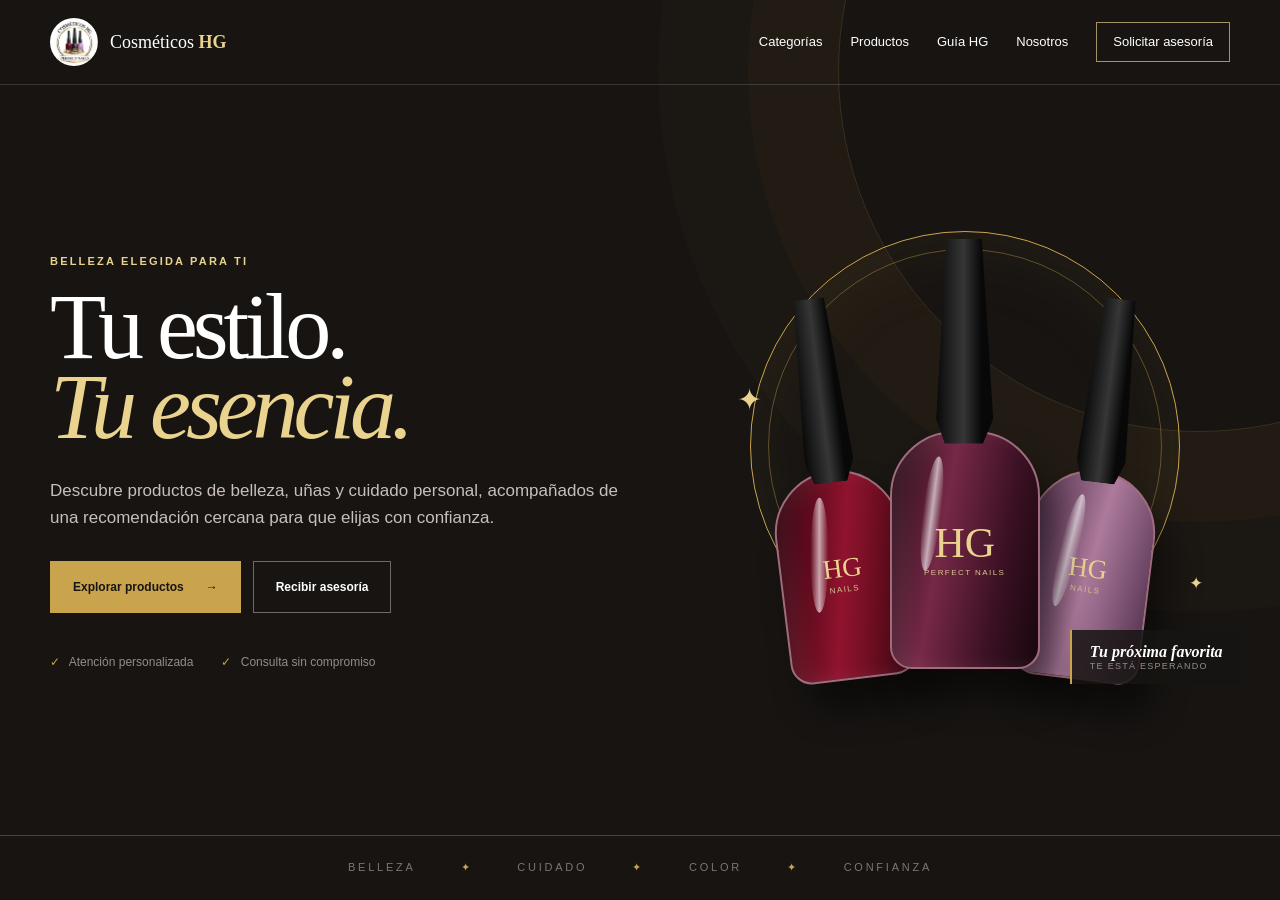
<file: index.html>
<!doctype html><html lang="es"><head><meta charset="utf-8"><meta name="viewport" content="width=device-width,initial-scale=1"><meta name="description" content="Cosméticos HG: belleza, uñas y cuidado personal con asesoría cercana."><meta name="theme-color" content="#171412"><title>Cosméticos HG | Belleza que habla de ti</title><link rel="icon" href="assets/images/logo-cosmeticos-hg.webp"><link rel="stylesheet" href="styles.css"><link rel="stylesheet" href="admin.css"><script src="data.js?v=7" defer></script><script src="script.js" defer></script><script src="assets/vendor/xlsx.full.min.js" defer></script><script src="admin.js?v=7" defer></script><script src="admin-enhancements.js?v=7" defer></script></head>
<body class="home-page" data-page="inicio"><a class="skip-link" href="#contenido">Saltar al contenido</a>
<header class="site-header"><div class="container header-inner"><a class="brand" href="./" aria-label="Cosméticos HG, ir al inicio"><img src="assets/images/logo-cosmeticos-hg.webp" alt="" width="48" height="48"><span>Cosméticos <strong>HG</strong></span></a><button class="menu-toggle" type="button" aria-expanded="false" aria-controls="main-nav" aria-label="Abrir menú"><span></span><span></span><span></span></button><nav class="main-nav" id="main-nav" aria-label="Navegación principal"><a data-nav="categorias" href="categorias/">Categorías</a><a data-nav="productos" href="productos/">Productos</a><a data-nav="guia" href="guia/">Guía HG</a><a data-nav="nosotros" href="nosotros/">Nosotros</a><a data-nav="asesoria" class="nav-cta" href="asesoria/">Solicitar asesoría</a></nav></div></header>
<main id="contenido"><section class="hero" aria-labelledby="hero-title"><div class="container hero-grid"><div class="hero-copy reveal"><p class="eyebrow">Belleza elegida para ti</p><h1 id="hero-title">Tu estilo.<br><em>Tu esencia.</em></h1><p class="hero-lead">Descubre productos de belleza, uñas y cuidado personal, acompañados de una recomendación cercana para que elijas con confianza.</p><div class="hero-actions"><a class="button button-gold" href="productos/">Explorar productos <span aria-hidden="true">→</span></a><a class="button button-ghost" href="asesoria/">Recibir asesoría</a></div><ul class="hero-trust"><li><span>✓</span> Atención personalizada</li><li><span>✓</span> Consulta sin compromiso</li></ul></div><div class="hero-visual reveal delay-1" aria-label="Composición ilustrada de esmaltes HG" role="img"><div class="visual-halo"></div><div class="bottle bottle-back bottle-wine"><i></i><b>HG</b><small>nails</small></div><div class="bottle bottle-main"><i></i><b>HG</b><small>perfect nails</small></div><div class="bottle bottle-back bottle-mauve"><i></i><b>HG</b><small>nails</small></div><span class="spark spark-one">✦</span><span class="spark spark-two">✦</span><div class="visual-card"><strong>Tu próxima favorita</strong><span>te está esperando</span></div></div></div><div class="hero-marquee" aria-hidden="true"><span>BELLEZA</span><i>✦</i><span>CUIDADO</span><i>✦</i><span>COLOR</span><i>✦</i><span>CONFIANZA</span></div></section></main><div id="admin-root"></div></body></html>
<script>window.addEventListener('DOMContentLoaded',()=>['admin-delivery.js','delivery-selection.js'].forEach(src=>{const s=document.createElement('script');s.src=src;document.body.append(s)}))</script>
</file>
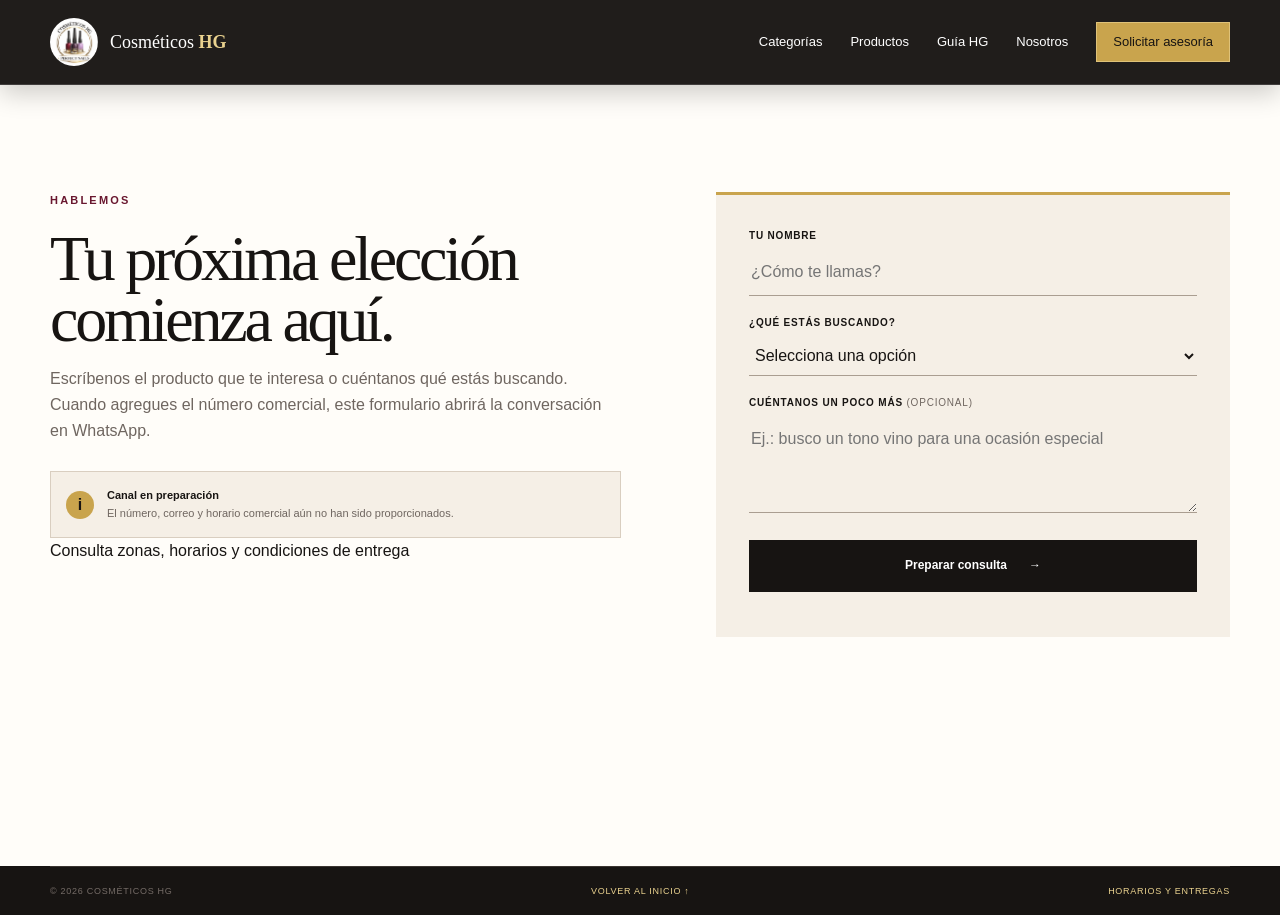
<file: asesoria/index.html>
<!doctype html><html lang="es"><head><meta charset="utf-8"><meta name="viewport" content="width=device-width,initial-scale=1"><title>Asesoría | Cosméticos HG</title><link rel="icon" href="../assets/images/logo-cosmeticos-hg.webp"><link rel="stylesheet" href="../styles.css"><script src="../data.js" defer></script><script src="../script.js" defer></script></head><body data-page="asesoria"><a class="skip-link" href="#contenido">Saltar al contenido</a>
<header class="site-header inner-header"><div class="container header-inner"><a class="brand" href="../" aria-label="Cosméticos HG, ir al inicio"><img src="../assets/images/logo-cosmeticos-hg.webp" alt="" width="48" height="48"><span>Cosméticos <strong>HG</strong></span></a><button class="menu-toggle" type="button" aria-expanded="false" aria-controls="main-nav" aria-label="Abrir menú"><span></span><span></span><span></span></button><nav class="main-nav" id="main-nav" aria-label="Navegación principal"><a data-nav="categorias" href="../categorias/">Categorías</a><a data-nav="productos" href="../productos/">Productos</a><a data-nav="guia" href="../guia/">Guía HG</a><a data-nav="nosotros" href="../nosotros/">Nosotros</a><a data-nav="asesoria" class="nav-cta" href="../asesoria/">Solicitar asesoría</a></nav></div></header>
<main id="contenido" class="page-main"><section class="contact section" aria-labelledby="contact-title"><div class="container contact-grid"><div class="contact-copy reveal"><p class="eyebrow">Hablemos</p><h1 id="contact-title">Tu próxima elección comienza aquí.</h1><p>Escríbenos el producto que te interesa o cuéntanos qué estás buscando. Cuando agregues el número comercial, este formulario abrirá la conversación en WhatsApp.</p><div class="contact-note"><span>i</span><p><strong>Canal en preparación</strong>El número, correo y horario comercial aún no han sido proporcionados.</p></div></div><form class="contact-form reveal delay-1" id="contact-form" novalidate><div class="field"><label for="name">Tu nombre</label><input id="name" name="name" autocomplete="name" placeholder="¿Cómo te llamas?" required><small class="error"></small></div><div class="field"><label for="interest">¿Qué estás buscando?</label><select id="interest" name="interest" required><option value="">Selecciona una opción</option><option>Productos para uñas</option><option>Maquillaje</option><option>Cuidado personal</option><option>Asesoría general</option></select><small class="error"></small></div><div class="field"><label for="message">Cuéntanos un poco más <span>(opcional)</span></label><textarea id="message" name="message" rows="3" placeholder="Ej.: busco un tono vino para una ocasión especial"></textarea></div><button class="button button-dark" type="submit">Preparar consulta <span>→</span></button><p class="form-status" role="status"></p></form></div></section></main><footer class="site-footer compact-footer"><div class="container footer-bottom"><span>© 2026 Cosméticos HG</span><a href="../">Volver al inicio ↑</a></div></footer></body></html>
<script>window.addEventListener('DOMContentLoaded',()=>{const s=document.createElement('script');s.src='../delivery-selection.js';document.body.append(s)})</script>
</file>
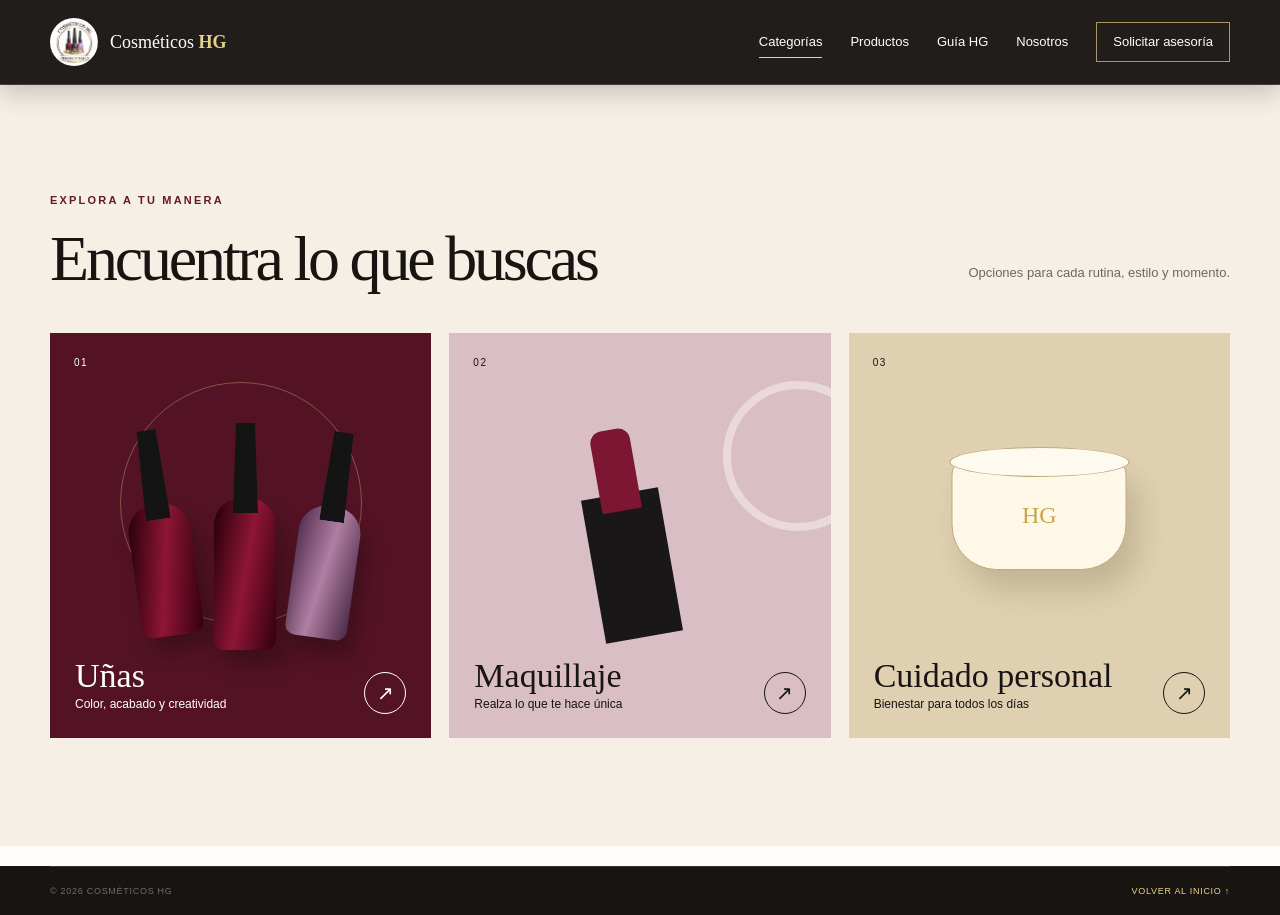
<file: categorias/index.html>
<!doctype html><html lang="es"><head><meta charset="utf-8"><meta name="viewport" content="width=device-width,initial-scale=1"><title>Categorías | Cosméticos HG</title><link rel="icon" href="../assets/images/logo-cosmeticos-hg.webp"><link rel="stylesheet" href="../styles.css"><script src="../data.js" defer></script><script src="../script.js" defer></script></head><body data-page="categorias"><a class="skip-link" href="#contenido">Saltar al contenido</a>
<header class="site-header inner-header"><div class="container header-inner"><a class="brand" href="../" aria-label="Cosméticos HG, ir al inicio"><img src="../assets/images/logo-cosmeticos-hg.webp" alt="" width="48" height="48"><span>Cosméticos <strong>HG</strong></span></a><button class="menu-toggle" type="button" aria-expanded="false" aria-controls="main-nav" aria-label="Abrir menú"><span></span><span></span><span></span></button><nav class="main-nav" id="main-nav" aria-label="Navegación principal"><a data-nav="categorias" href="../categorias/">Categorías</a><a data-nav="productos" href="../productos/">Productos</a><a data-nav="guia" href="../guia/">Guía HG</a><a data-nav="nosotros" href="../nosotros/">Nosotros</a><a data-nav="asesoria" class="nav-cta" href="../asesoria/">Solicitar asesoría</a></nav></div></header>
<main id="contenido" class="page-main"><section class="section categories" aria-labelledby="categories-title"><div class="container"><div class="section-heading reveal"><div><p class="eyebrow">Explora a tu manera</p><h1 id="categories-title">Encuentra lo que buscas</h1></div><p>Opciones para cada rutina, estilo y momento.</p></div><div class="category-grid" aria-live="polite"></div><p class="category-empty" hidden>No hay categorías disponibles por el momento.</p></div></section></main><footer class="site-footer compact-footer"><div class="container footer-bottom"><span>© 2026 Cosméticos HG</span><a href="../">Volver al inicio ↑</a></div></footer></body></html>
</file>
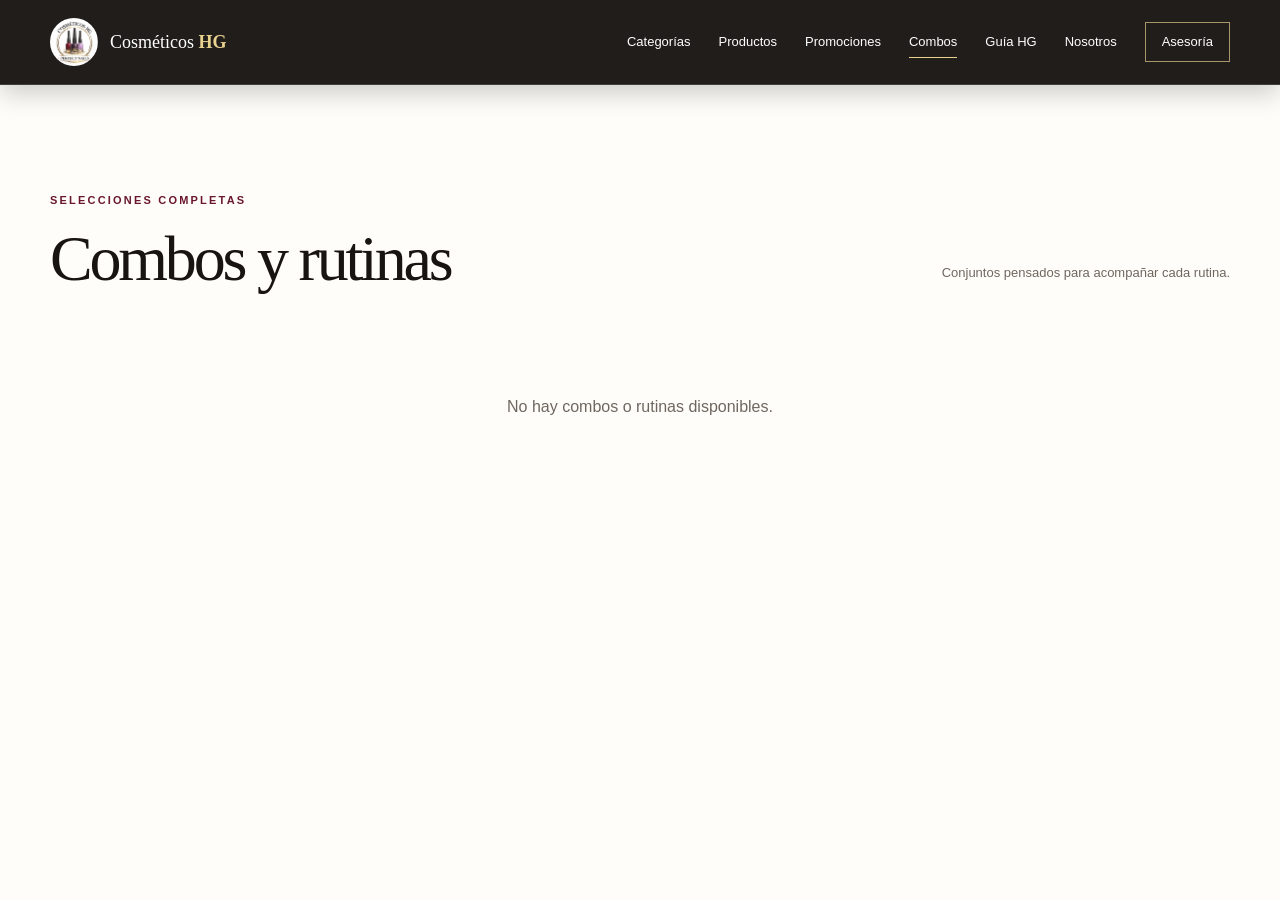
<file: combos/index.html>
<!doctype html><html lang="es"><head><meta charset="utf-8"><meta name="viewport" content="width=device-width,initial-scale=1"><meta name="description" content="Combos y rutinas de Cosméticos HG."><title>Combos y rutinas | Cosméticos HG</title><link rel="icon" href="../assets/images/logo-cosmeticos-hg.webp"><link rel="stylesheet" href="../styles.css"><script src="../data.js" defer></script><script src="../script.js" defer></script></head><body data-page="combos"><header class="site-header inner-header"><div class="container header-inner"><a class="brand" href="../"><img src="../assets/images/logo-cosmeticos-hg.webp" alt="" width="48" height="48"><span>Cosméticos <strong>HG</strong></span></a><button class="menu-toggle" type="button" aria-expanded="false" aria-controls="main-nav" aria-label="Abrir menú"><span></span><span></span><span></span></button><nav class="main-nav" id="main-nav"><a href="../categorias/">Categorías</a><a href="../productos/">Productos</a><a href="../promociones/">Promociones</a><a data-nav="combos" href="../combos/">Combos</a><a href="../guia/">Guía HG</a><a href="../nosotros/">Nosotros</a><a class="nav-cta" href="../asesoria/">Asesoría</a></nav></div></header><main class="page-main"><section class="section"><div class="container"><div class="section-heading"><div><p class="eyebrow">Selecciones completas</p><h1>Combos y rutinas</h1></div><p>Conjuntos pensados para acompañar cada rutina.</p></div><div id="combos-root" class="combo-grid"></div></div></section></main></body></html>
<script>window.addEventListener('DOMContentLoaded',()=>{const s=document.createElement('script');s.src='../delivery-selection.js';document.body.append(s)})</script>
</file>
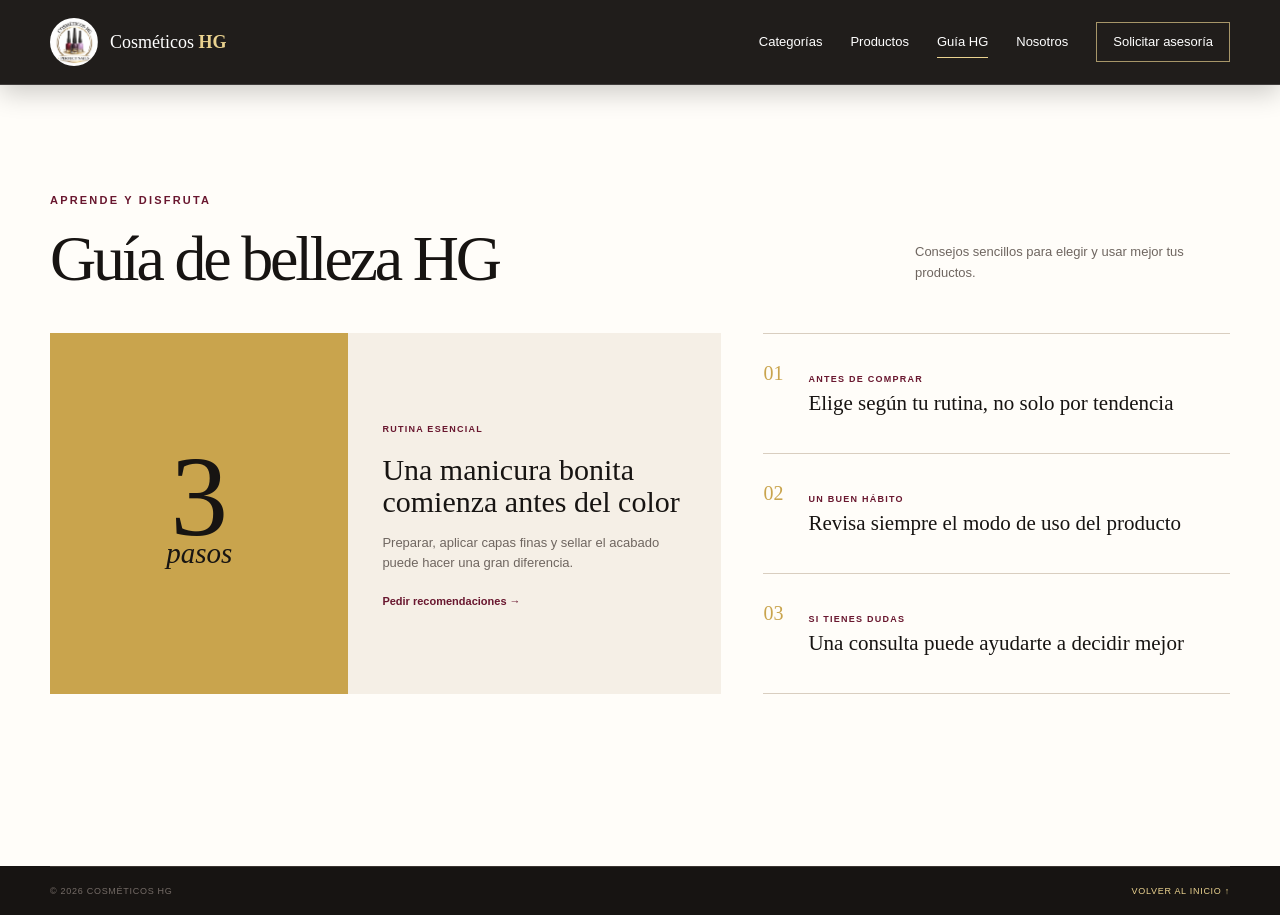
<file: guia/index.html>
<!doctype html><html lang="es"><head><meta charset="utf-8"><meta name="viewport" content="width=device-width,initial-scale=1"><title>Guía HG | Cosméticos HG</title><link rel="icon" href="../assets/images/logo-cosmeticos-hg.webp"><link rel="stylesheet" href="../styles.css"><script src="../data.js" defer></script><script src="../script.js" defer></script></head><body data-page="guia"><a class="skip-link" href="#contenido">Saltar al contenido</a>
<header class="site-header inner-header"><div class="container header-inner"><a class="brand" href="../" aria-label="Cosméticos HG, ir al inicio"><img src="../assets/images/logo-cosmeticos-hg.webp" alt="" width="48" height="48"><span>Cosméticos <strong>HG</strong></span></a><button class="menu-toggle" type="button" aria-expanded="false" aria-controls="main-nav" aria-label="Abrir menú"><span></span><span></span><span></span></button><nav class="main-nav" id="main-nav" aria-label="Navegación principal"><a data-nav="categorias" href="../categorias/">Categorías</a><a data-nav="productos" href="../productos/">Productos</a><a data-nav="guia" href="../guia/">Guía HG</a><a data-nav="nosotros" href="../nosotros/">Nosotros</a><a data-nav="asesoria" class="nav-cta" href="../asesoria/">Solicitar asesoría</a></nav></div></header>
<main id="contenido" class="page-main"><section class="section guide" aria-labelledby="guide-title"><div class="container"><div class="section-heading reveal"><div><p class="eyebrow">Aprende y disfruta</p><h1 id="guide-title">Guía de belleza HG</h1></div><p>Consejos sencillos para elegir y usar mejor tus productos.</p></div><div class="guide-grid"><article class="guide-feature reveal"><div class="guide-art"><span>3</span><i>pasos</i></div><div><span class="guide-label">Rutina esencial</span><h3>Una manicura bonita comienza antes del color</h3><p>Preparar, aplicar capas finas y sellar el acabado puede hacer una gran diferencia.</p><a href="../asesoria/">Pedir recomendaciones →</a></div></article><div class="tips-list"><article class="tip reveal"><span>01</span><div><p>Antes de comprar</p><h3>Elige según tu rutina, no solo por tendencia</h3></div></article><article class="tip reveal delay-1"><span>02</span><div><p>Un buen hábito</p><h3>Revisa siempre el modo de uso del producto</h3></div></article><article class="tip reveal delay-2"><span>03</span><div><p>Si tienes dudas</p><h3>Una consulta puede ayudarte a decidir mejor</h3></div></article></div></div></div></section></main><footer class="site-footer compact-footer"><div class="container footer-bottom"><span>© 2026 Cosméticos HG</span><a href="../">Volver al inicio ↑</a></div></footer></body></html>
</file>
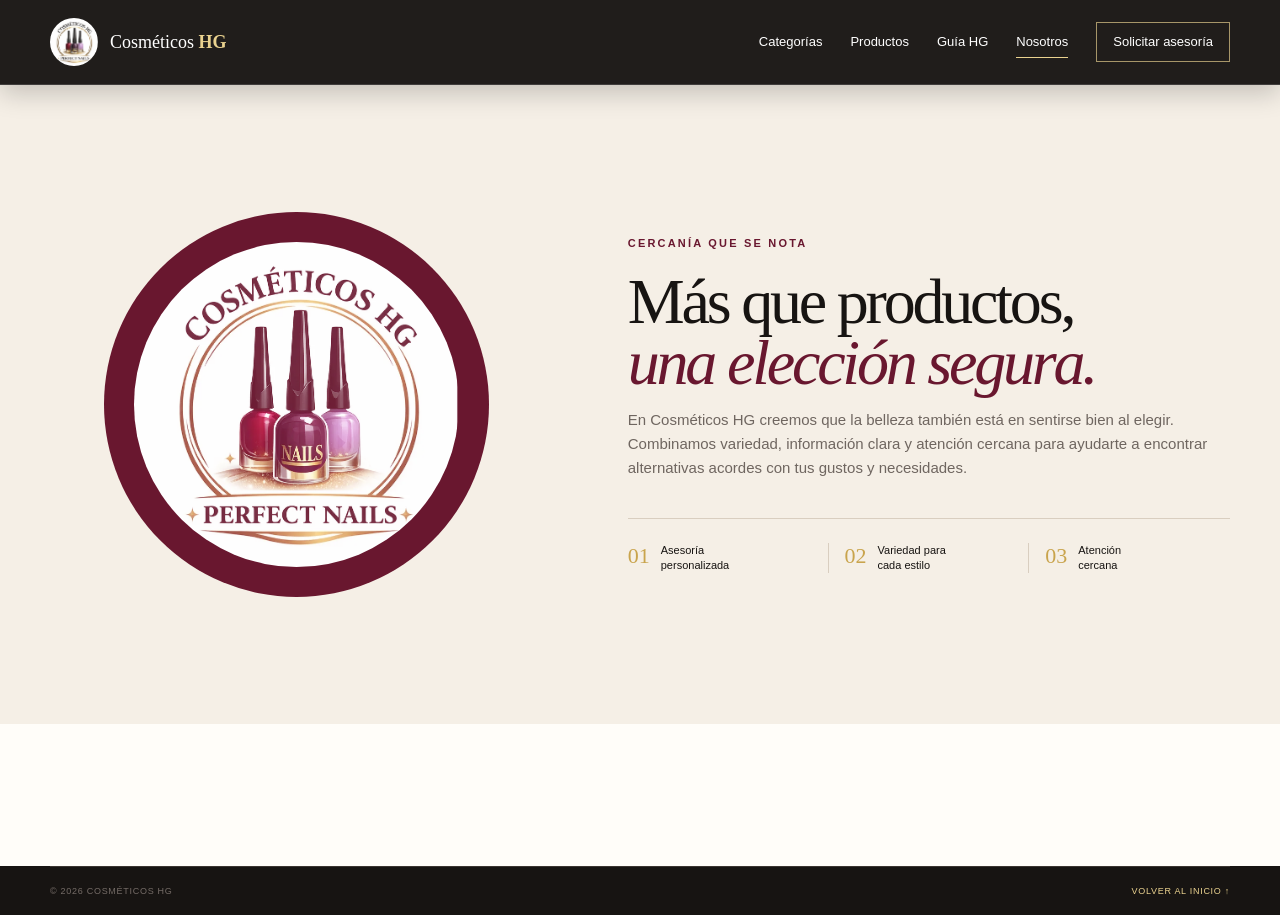
<file: nosotros/index.html>
<!doctype html><html lang="es"><head><meta charset="utf-8"><meta name="viewport" content="width=device-width,initial-scale=1"><title>Nosotros | Cosméticos HG</title><link rel="icon" href="../assets/images/logo-cosmeticos-hg.webp"><link rel="stylesheet" href="../styles.css"><script src="../data.js" defer></script><script src="../script.js" defer></script></head><body data-page="nosotros"><a class="skip-link" href="#contenido">Saltar al contenido</a>
<header class="site-header inner-header"><div class="container header-inner"><a class="brand" href="../" aria-label="Cosméticos HG, ir al inicio"><img src="../assets/images/logo-cosmeticos-hg.webp" alt="" width="48" height="48"><span>Cosméticos <strong>HG</strong></span></a><button class="menu-toggle" type="button" aria-expanded="false" aria-controls="main-nav" aria-label="Abrir menú"><span></span><span></span><span></span></button><nav class="main-nav" id="main-nav" aria-label="Navegación principal"><a data-nav="categorias" href="../categorias/">Categorías</a><a data-nav="productos" href="../productos/">Productos</a><a data-nav="guia" href="../guia/">Guía HG</a><a data-nav="nosotros" href="../nosotros/">Nosotros</a><a data-nav="asesoria" class="nav-cta" href="../asesoria/">Solicitar asesoría</a></nav></div></header>
<main id="contenido" class="page-main"><section class="about" aria-labelledby="about-title"><div class="container about-grid"><div class="about-logo reveal"><img src="../assets/images/logo-cosmeticos-hg.webp" alt="Logotipo de Cosméticos HG" width="330" height="330"></div><div class="about-copy reveal delay-1"><p class="eyebrow">Cercanía que se nota</p><h1 id="about-title">Más que productos,<br><em>una elección segura.</em></h1><p>En Cosméticos HG creemos que la belleza también está en sentirse bien al elegir. Combinamos variedad, información clara y atención cercana para ayudarte a encontrar alternativas acordes con tus gustos y necesidades.</p><div class="values"><div><strong>01</strong><span>Asesoría<br>personalizada</span></div><div><strong>02</strong><span>Variedad para<br>cada estilo</span></div><div><strong>03</strong><span>Atención<br>cercana</span></div></div></div></div></section></main><footer class="site-footer compact-footer"><div class="container footer-bottom"><span>© 2026 Cosméticos HG</span><a href="../">Volver al inicio ↑</a></div></footer></body></html>
</file>
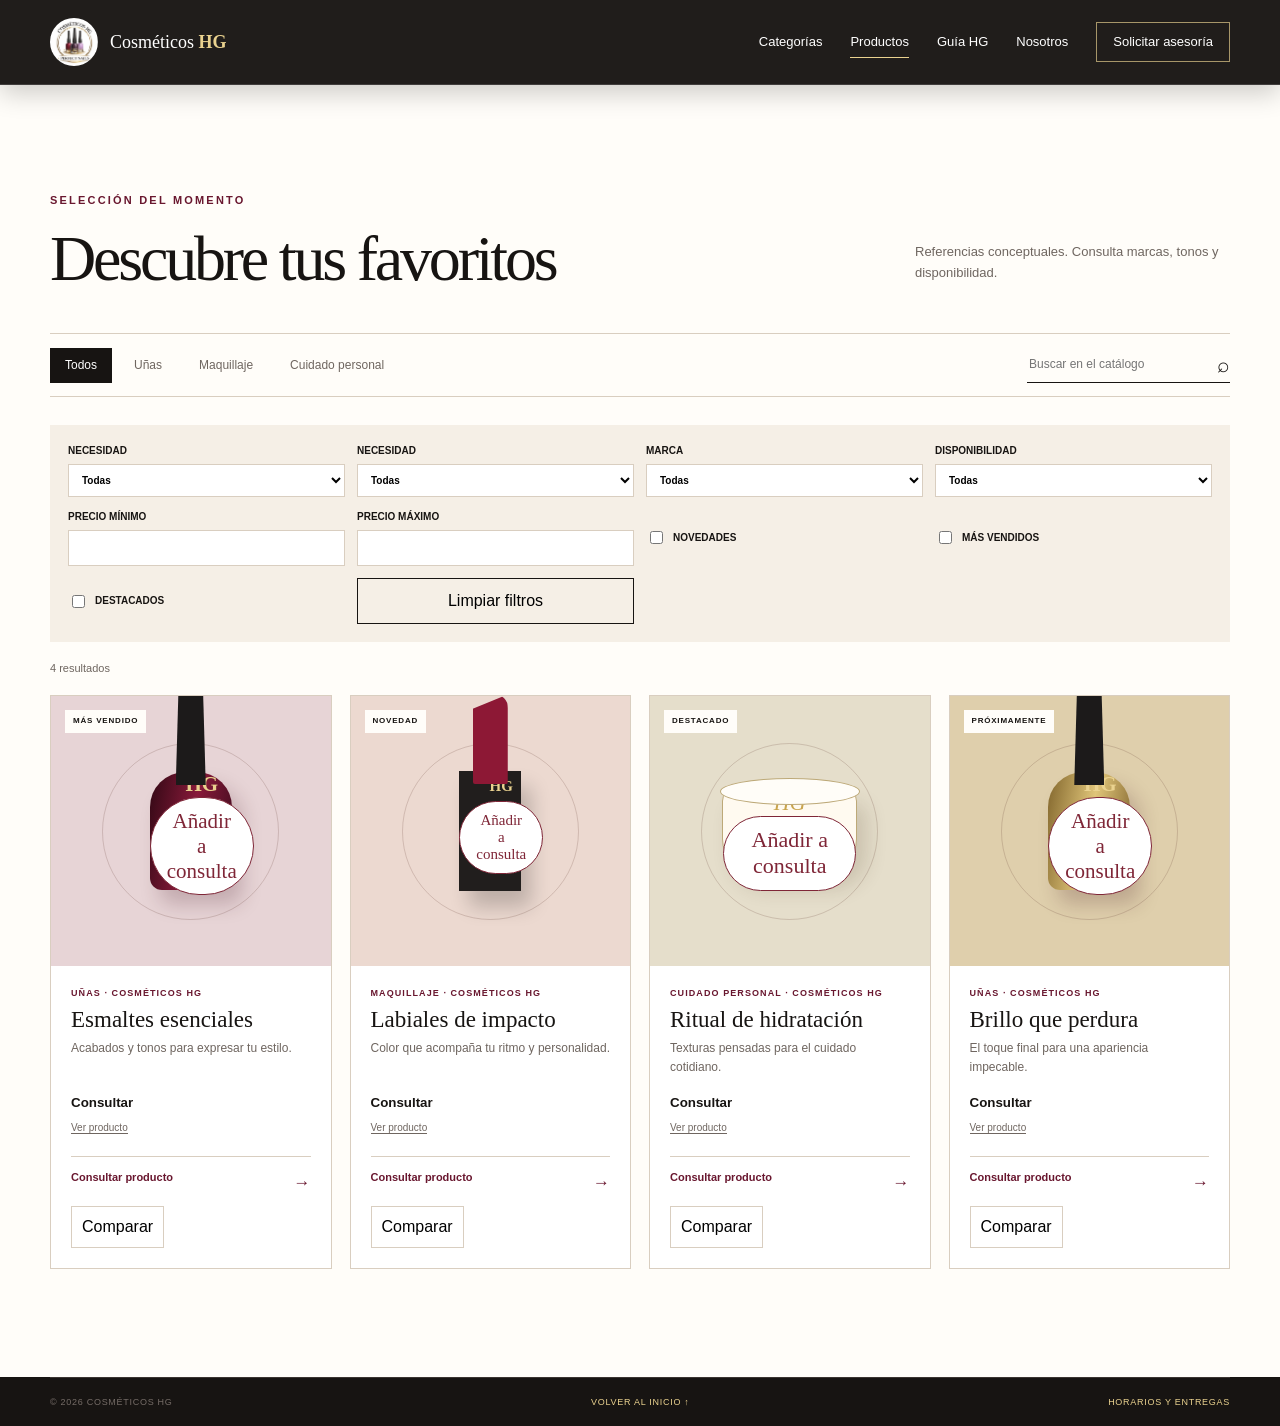
<file: productos/index.html>
<!doctype html><html lang="es"><head><meta charset="utf-8"><meta name="viewport" content="width=device-width,initial-scale=1"><title>Productos | Cosméticos HG</title><link rel="icon" href="../assets/images/logo-cosmeticos-hg.webp"><link rel="stylesheet" href="../styles.css"><script src="../data.js" defer></script><script src="../script.js" defer></script><script src="../predictive.js" defer></script></head><body data-page="productos"><a class="skip-link" href="#contenido">Saltar al contenido</a>
<header class="site-header inner-header"><div class="container header-inner"><a class="brand" href="../" aria-label="Cosméticos HG, ir al inicio"><img src="../assets/images/logo-cosmeticos-hg.webp" alt="" width="48" height="48"><span>Cosméticos <strong>HG</strong></span></a><button class="menu-toggle" type="button" aria-expanded="false" aria-controls="main-nav" aria-label="Abrir menú"><span></span><span></span><span></span></button><nav class="main-nav" id="main-nav" aria-label="Navegación principal"><a data-nav="categorias" href="../categorias/">Categorías</a><a data-nav="productos" href="../productos/">Productos</a><a data-nav="guia" href="../guia/">Guía HG</a><a data-nav="nosotros" href="../nosotros/">Nosotros</a><a data-nav="asesoria" class="nav-cta" href="../asesoria/">Solicitar asesoría</a></nav></div></header>
<main id="contenido" class="page-main"><section class="section products-section" aria-labelledby="products-title"><div class="container"><div class="section-heading reveal"><div><p class="eyebrow">Selección del momento</p><h1 id="products-title">Descubre tus favoritos</h1></div><p>Referencias conceptuales. Consulta marcas, tonos y disponibilidad.</p></div><div class="product-toolbar reveal"><div class="filters" role="group" aria-label="Filtrar por categoría"></div><div class="predictive-search"><label class="search-box"><span class="sr-only">Buscar productos</span><input id="product-search" type="search" placeholder="Buscar en el catálogo" role="combobox" aria-autocomplete="list" aria-expanded="false" aria-controls="search-suggestions"><span aria-hidden="true">⌕</span></label><div class="search-suggestions" id="search-suggestions" role="listbox" hidden></div></div></div><button class="filter-panel-toggle" type="button" aria-expanded="false" aria-controls="advanced-filters">Más filtros</button><div class="advanced-filters" id="advanced-filters"><label>Marca<select id="brand-filter"><option value="">Todas</option></select></label><label>Disponibilidad<select id="availability-filter"><option value="">Todas</option><option value="disponible">Disponible</option><option value="pocas">Pocas unidades</option><option value="agotado">Agotado</option><option value="proximo">Próximamente</option></select></label><label>Precio mínimo<input id="min-price" type="number" min="0" step="0.01"></label><label>Precio máximo<input id="max-price" type="number" min="0" step="0.01"></label><label class="filter-check"><input id="new-filter" type="checkbox"> Novedades</label><label class="filter-check"><input id="best-filter" type="checkbox"> Más vendidos</label><label class="filter-check"><input id="featured-filter" type="checkbox"> Destacados</label><button class="clear-filters" type="button">Limpiar filtros</button></div><div class="catalog-summary"><span id="result-count"></span><span id="active-filter-note"></span></div><p class="catalog-status" role="status" aria-live="polite"></p><div class="product-grid" aria-live="polite"></div><p class="empty-state" hidden>No encontramos coincidencias.</p></div></section></main><footer class="site-footer compact-footer"><div class="container footer-bottom"><span>© 2026 Cosméticos HG</span><a href="../">Volver al inicio ↑</a></div></footer></body></html>
<script>window.addEventListener('DOMContentLoaded',()=>{const a=document.createElement('script');a.src='../commerce.js';a.onload=()=>{const b=document.createElement('script');b.src='../delivery-selection.js';document.body.append(b)};document.body.append(a)})</script>
</file>
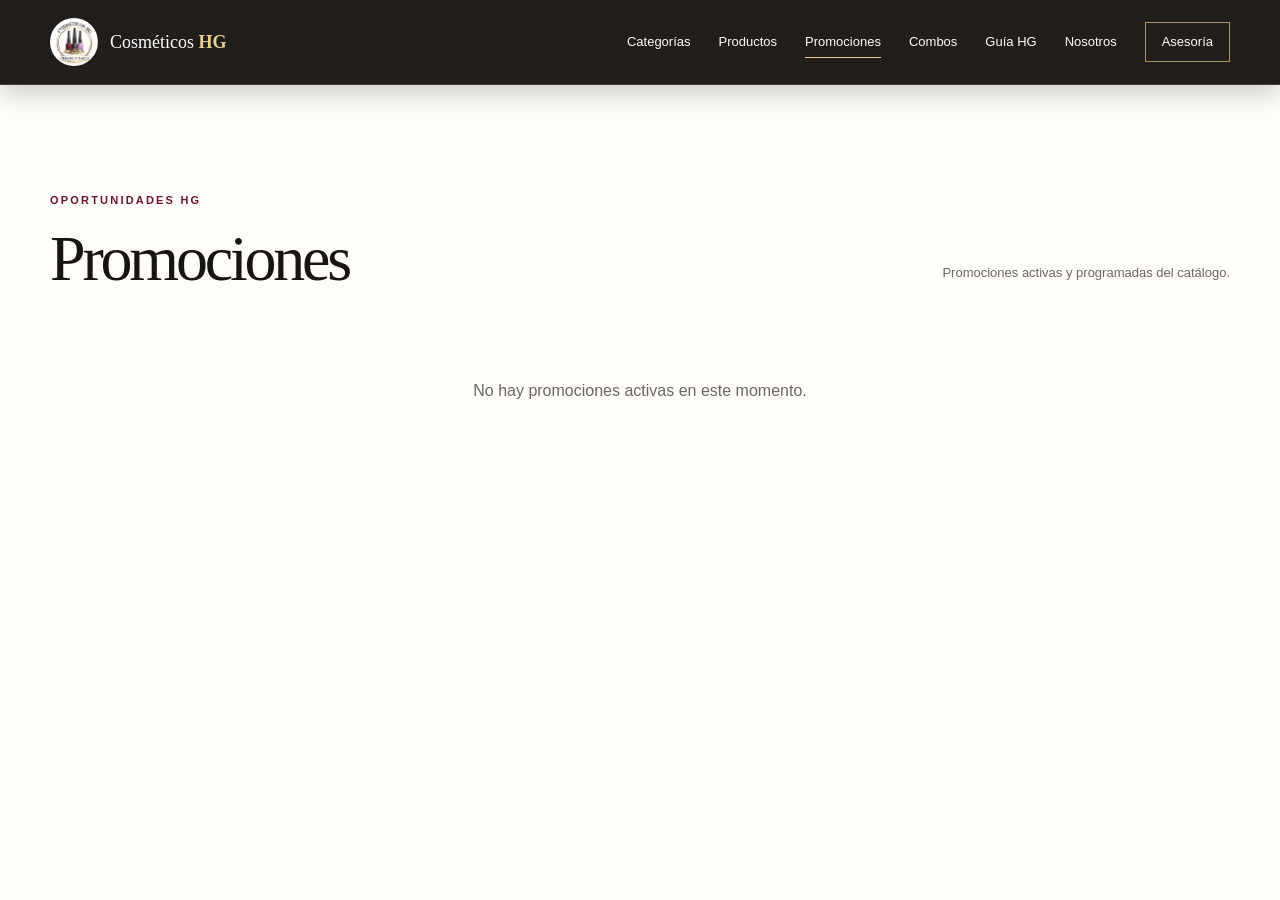
<file: promociones/index.html>
<!doctype html><html lang="es"><head><meta charset="utf-8"><meta name="viewport" content="width=device-width,initial-scale=1"><meta name="description" content="Promociones vigentes de Cosméticos HG."><title>Promociones | Cosméticos HG</title><link rel="icon" href="../assets/images/logo-cosmeticos-hg.webp"><link rel="stylesheet" href="../styles.css"><script src="../data.js" defer></script><script src="../script.js" defer></script></head><body data-page="promociones"><header class="site-header inner-header"><div class="container header-inner"><a class="brand" href="../"><img src="../assets/images/logo-cosmeticos-hg.webp" alt="" width="48" height="48"><span>Cosméticos <strong>HG</strong></span></a><button class="menu-toggle" type="button" aria-expanded="false" aria-controls="main-nav" aria-label="Abrir menú"><span></span><span></span><span></span></button><nav class="main-nav" id="main-nav"><a href="../categorias/">Categorías</a><a data-nav="productos" href="../productos/">Productos</a><a data-nav="promociones" href="../promociones/">Promociones</a><a href="../combos/">Combos</a><a href="../guia/">Guía HG</a><a href="../nosotros/">Nosotros</a><a class="nav-cta" href="../asesoria/">Asesoría</a></nav></div></header><main class="page-main"><section class="section"><div class="container"><div class="section-heading"><div><p class="eyebrow">Oportunidades HG</p><h1>Promociones</h1></div><p>Promociones activas y programadas del catálogo.</p></div><div id="promotions-root"></div></div></section></main></body></html>
<script>window.addEventListener('DOMContentLoaded',()=>{const s=document.createElement('script');s.src='../delivery-selection.js';document.body.append(s)})</script>
</file>
<file: styles.css>
:root{--ink:#171412;--wine:#69172f;--dark-wine:#3d101e;--mauve:#a87998;--gold:#c9a44d;--light-gold:#ead28f;--cream:#f5efe6;--paper:#fffdf9;--muted:#6f6660;--line:#d9cec0;--serif:Georgia,'Times New Roman',serif;--sans:Arial,Helvetica,sans-serif;--shadow:0 22px 55px rgba(45,25,19,.13)}
*{box-sizing:border-box}html{scroll-behavior:smooth;scroll-padding-top:85px}body{margin:0;background:var(--paper);color:var(--ink);font:16px/1.6 var(--sans);overflow-x:hidden}a{color:inherit;text-decoration:none}button,input,select,textarea{font:inherit}.container{width:min(1180px,calc(100% - 48px));margin-inline:auto}.skip-link{position:fixed;z-index:100;top:8px;left:8px;padding:9px 14px;background:white;color:black;transform:translateY(-150%)}.skip-link:focus{transform:none}.sr-only{position:absolute;width:1px;height:1px;margin:-1px;overflow:hidden;clip:rect(0,0,0,0)}
.site-header{position:fixed;inset:0 0 auto;z-index:50;color:white;border-bottom:1px solid #ffffff25;transition:.3s}.site-header.is-scrolled{background:#171412f5;box-shadow:0 8px 25px #0003;backdrop-filter:blur(12px)}.header-inner{height:84px;display:flex;align-items:center;justify-content:space-between}.brand{display:flex;align-items:center;gap:12px;font:18px var(--serif)}.brand img{width:48px;height:48px;border-radius:50%;object-fit:cover;mix-blend-mode:screen}.brand strong{color:var(--light-gold)}.main-nav{display:flex;align-items:center;gap:28px;font-size:13px}.main-nav>a:not(.nav-cta){position:relative}.main-nav>a:not(.nav-cta):after{content:"";position:absolute;left:0;right:100%;bottom:-6px;height:1px;background:var(--light-gold);transition:.25s}.main-nav>a:hover:after{right:0}.nav-cta{border:1px solid #ead28faa;padding:9px 16px;transition:.2s}.nav-cta:hover{background:var(--gold);color:var(--ink)}.menu-toggle{display:none;background:none;border:0;padding:8px}.button:focus-visible,.filter:focus-visible,a:focus-visible,input:focus-visible,select:focus-visible,textarea:focus-visible{outline:2px solid var(--gold);outline-offset:3px}
.hero{min-height:820px;background:var(--ink);color:white;position:relative;overflow:hidden}.hero:before{content:"";position:absolute;width:720px;height:720px;border:1px solid #c9a44d30;border-radius:50%;right:-280px;top:-290px;box-shadow:0 0 0 90px #c9a44d08,0 0 0 180px #c9a44d05}.hero-grid{min-height:755px;display:grid;grid-template-columns:1fr .9fr;align-items:center;gap:60px;padding-top:90px}.eyebrow{margin:0 0 18px;color:var(--wine);font-size:11px;font-weight:700;letter-spacing:.2em;text-transform:uppercase}.hero .eyebrow,.promo .eyebrow{color:var(--light-gold)}.hero h1{margin:0;font:500 clamp(4rem,7.2vw,7rem)/.86 var(--serif);letter-spacing:-.055em}.hero h1 em{color:var(--light-gold);font-weight:400}.hero-lead{max-width:570px;margin:30px 0;color:#c8bfba;font-size:17px}.hero-actions{display:flex;gap:12px;flex-wrap:wrap}.button{display:inline-flex;align-items:center;justify-content:center;gap:22px;min-height:52px;padding:13px 22px;border:1px solid transparent;border-radius:0;font-size:12px;font-weight:700;cursor:pointer;transition:.2s}.button:hover{transform:translateY(-2px)}.button-gold{background:var(--gold);color:var(--ink)}.button-gold:hover{background:var(--light-gold)}.button-ghost{border-color:#726963}.button-ghost:hover{background:white;color:var(--ink)}.hero-trust{display:flex;gap:28px;margin:40px 0 0;padding:0;list-style:none;color:#958c87;font-size:12px}.hero-trust span{color:var(--gold);margin-right:6px}.hero-visual{height:540px;position:relative}.visual-halo{position:absolute;width:430px;height:430px;left:50%;top:47%;transform:translate(-50%,-50%);border:1px solid var(--gold);border-radius:50%;box-shadow:inset 0 0 90px #c9a44d14}.visual-halo:after{content:"";position:absolute;inset:17px;border:1px solid #c9a44d66;border-radius:50%}.bottle{position:absolute;z-index:3;bottom:64px;left:50%;width:150px;height:238px;transform:translateX(-50%);border:2px solid #a06c7d;border-radius:65px 65px 22px 22px;background:linear-gradient(100deg,#210811,#762847,#3a1023 72%,#17070d);box-shadow:16px 28px 35px #0007,inset 15px 0 20px #fff1;display:flex;flex-direction:column;align-items:center;justify-content:center}.bottle:before{content:"";position:absolute;top:-194px;width:57px;height:205px;background:linear-gradient(90deg,#090909,#363636 48%,#080808 80%);clip-path:polygon(18% 0,80% 0,100% 88%,82% 100%,15% 100%,0 88%);border-radius:8px}.bottle i{position:absolute;left:31px;top:23px;width:18px;height:115px;background:linear-gradient(90deg,transparent,#ffffffa0,transparent);border-radius:50%;transform:rotate(7deg)}.bottle b{font:500 42px var(--serif);color:var(--light-gold)}.bottle small{text-transform:uppercase;color:#dac590;letter-spacing:.18em;font-size:8px}.bottle-back{width:126px;height:210px;bottom:53px;z-index:2}.bottle-back:before{width:49px;height:185px;top:-175px}.bottle-back b{font-size:27px}.bottle-wine{left:27%;transform:translateX(-50%) rotate(-7deg);background:linear-gradient(100deg,#270008,#90132e,#3e0711)}.bottle-mauve{left:73%;transform:translateX(-50%) rotate(7deg);background:linear-gradient(100deg,#44223d,#ad7a9c,#53324f)}.spark{position:absolute;color:var(--light-gold);font-size:30px;z-index:5}.spark-one{left:7%;top:34%}.spark-two{right:5%;bottom:25%;font-size:17px}.visual-card{position:absolute;z-index:6;right:-2%;bottom:9%;padding:13px 18px;border-left:2px solid var(--gold);background:#171412d9;font:italic 16px var(--serif)}.visual-card span{display:block;color:#958c87;font:9px var(--sans);text-transform:uppercase;letter-spacing:.14em}.hero-marquee{height:65px;border-top:1px solid #4a423e;display:flex;align-items:center;justify-content:center;gap:45px;color:#80756f;font-size:11px;letter-spacing:.25em}.hero-marquee i{color:var(--gold);font-style:normal}
.section{padding-block:108px}.section-heading{display:flex;justify-content:space-between;align-items:end;margin-bottom:44px}.section-heading h2,.promo h2,.about h2,.contact h2{margin:0;font:500 clamp(2.8rem,5vw,4.65rem)/.96 var(--serif);letter-spacing:-.05em}.section-heading>p{max-width:315px;margin:0 0 5px;color:var(--muted);font-size:13px}.categories{background:var(--cream)}.category-grid{display:grid;grid-template-columns:repeat(3,1fr);gap:18px}.category-card{height:405px;position:relative;overflow:hidden;padding:24px;transition:.3s}.category-card:hover{transform:translateY(-6px);box-shadow:var(--shadow)}.category-number{position:absolute;z-index:3;top:22px;font-size:10px;letter-spacing:.15em}.cat-nails{background:#541325;color:white}.cat-makeup{background:#d9bfc5}.cat-care{background:#dfd0b1}.category-copy{position:absolute;z-index:4;inset:auto 25px 24px}.category-copy h3{margin:0;font:500 34px var(--serif)}.category-copy p{margin:0;font-size:12px}.category-copy span{position:absolute;right:0;bottom:0;display:grid;place-items:center;width:42px;height:42px;border:1px solid;border-radius:50%;font-size:20px}.nail-art:before{content:"";position:absolute;width:240px;height:240px;left:50%;top:42%;transform:translate(-50%,-50%);border:1px solid #ead28f55;border-radius:50%}.nail-art i{position:absolute;bottom:88px;width:62px;height:132px;border-radius:27px 27px 10px 10px;background:linear-gradient(100deg,#200008,#8f1536,#32000e);box-shadow:8px 15px 20px #0004}.nail-art i:before{content:"";position:absolute;width:25px;height:90px;left:19px;top:-75px;background:#141414;clip-path:polygon(12% 0,88% 0,100% 100%,0 100%)}.nail-art i:nth-child(1){left:22%;transform:rotate(-8deg);bottom:102px}.nail-art i:nth-child(2){left:43%;z-index:2;height:152px}.nail-art i:nth-child(3){right:20%;transform:rotate(8deg);bottom:100px;background:linear-gradient(100deg,#502c4e,#af7fa4,#4b2948)}.makeup-art i{position:absolute;width:78px;height:145px;background:#191717;left:48%;bottom:100px;transform:translateX(-50%) rotate(-10deg)}.makeup-art i:before{content:"";position:absolute;width:40px;height:82px;left:19px;top:-65px;background:#7c1633;border-radius:12px 12px 2px 2px}.makeup-art b{position:absolute;width:150px;height:150px;border:8px solid #ffffff66;border-radius:50%;right:-42px;top:48px}.care-art i{position:absolute;display:grid;place-items:center;width:175px;height:110px;left:50%;top:45%;transform:translate(-50%,-50%);border-radius:14px 14px 45px 45px;background:#fff8e9;border:1px solid #bda978;color:var(--gold);font:24px var(--serif);box-shadow:12px 20px 28px #4531172d}.care-art i:before{content:"";position:absolute;width:178px;height:28px;top:-14px;border-radius:50%;background:#fffaf0;border:1px solid #bda978}
.product-toolbar{display:flex;justify-content:space-between;align-items:center;padding-block:13px;margin-bottom:28px;border-block:1px solid var(--line)}.filters{display:flex;gap:7px}.filter{border:0;background:transparent;padding:8px 15px;color:var(--muted);font-size:12px;cursor:pointer}.filter.is-active{background:var(--ink);color:white}.search-box{display:flex;align-items:center;border-bottom:1px solid var(--ink)}.search-box input{width:190px;padding:8px 2px;border:0;background:transparent;outline:0;font-size:12px}.search-box>span{font-size:21px}.product-grid{display:grid;grid-template-columns:repeat(4,1fr);gap:18px}.product-card{min-width:0;border:1px solid var(--line);background:white;transition:.25s}.product-card:hover{transform:translateY(-4px);box-shadow:var(--shadow)}.product-card[hidden]{display:none}.product-visual{height:270px;position:relative;display:grid;place-items:center;overflow:hidden}.product-visual:after{content:"";position:absolute;width:175px;height:175px;border:1px solid #5e372f33;border-radius:50%}.visual-wine{background:#e7d4d6}.visual-rose{background:#ecd9d0}.visual-cream{background:#e5decb}.visual-gold{background:#dfcfac}.badge{position:absolute;z-index:3;top:14px;left:14px;padding:5px 8px;background:var(--paper);font-size:8px;font-weight:700;letter-spacing:.1em;text-transform:uppercase}.mini-polish{position:relative;z-index:2;width:82px;height:118px;border-radius:35px 35px 12px 12px;background:linear-gradient(100deg,#310814,#881a3a,#3a0b1c);display:grid;place-items:center;color:var(--light-gold);font:21px var(--serif);box-shadow:10px 14px 20px #40101f38}.mini-polish i{position:absolute;width:30px;height:105px;top:-92px;background:#1c1a1a;clip-path:polygon(10% 0,90% 0,100% 100%,0 100%)}.polish-gold{background:linear-gradient(100deg,#81652c,#e0c579,#795c28)}.mini-lipstick{position:relative;z-index:2;width:62px;height:120px;background:#211e1d;box-shadow:10px 16px 20px #0003;display:grid;place-items:end center;color:var(--light-gold);font:15px var(--serif);padding-bottom:17px}.mini-lipstick i{position:absolute;top:-77px;width:35px;height:90px;border-radius:14px 14px 2px 2px;background:#8d1835;clip-path:polygon(0 16%,100% 0,100% 100%,0 100%)}.mini-jar{position:relative;z-index:2;width:135px;height:85px;border-radius:12px 12px 35px 35px;background:#fffaf0;border:1px solid #bda978;display:grid;place-items:center;color:var(--gold);font:22px var(--serif);box-shadow:10px 15px 20px #45311729}.mini-jar:before{content:"";position:absolute;width:138px;height:25px;top:-12px;border-radius:50%;background:#fffdf8;border:1px solid #bda978}.product-info{padding:20px}.product-info>p{margin:0 0 6px;color:var(--wine);font-size:9px;font-weight:700;letter-spacing:.12em;text-transform:uppercase}.product-info h3{margin:0 0 7px;font:500 23px/1.1 var(--serif)}.product-info>span{display:block;min-height:45px;color:var(--muted);font-size:12px}.product-link{width:100%;display:flex;justify-content:space-between;margin-top:17px;padding:12px 0 0;border:0;border-top:1px solid var(--line);background:transparent;color:var(--wine);font-size:11px;font-weight:700;cursor:pointer}.product-link b{font-size:17px}.empty-state{text-align:center;padding:45px;color:var(--muted)}
.promo{background:var(--dark-wine);color:white}.promo-grid{min-height:490px;display:grid;grid-template-columns:.85fr 1.15fr;gap:95px;align-items:center}.promo-mark{width:330px;height:330px;border:1px solid var(--gold);border-radius:50%;display:grid;place-items:center;position:relative;box-shadow:0 0 0 22px #c9a44d0c,0 0 0 44px #c9a44d08}.promo-mark:before{content:"";position:absolute;inset:13px;border:1px solid #c9a44d77;border-radius:50%}.promo-mark span{font:88px var(--serif);color:var(--light-gold)}.promo-mark i{position:absolute;right:8%;top:18%;color:var(--gold);font-style:normal;font-size:32px}.promo-copy{max-width:600px}.promo-copy>p:not(.eyebrow){color:#c6aeba;margin:22px 0 28px}.button-light{background:var(--cream);color:var(--dark-wine)}
.guide-grid{display:grid;grid-template-columns:1.18fr .82fr;gap:42px}.guide-feature{display:grid;grid-template-columns:.8fr 1fr;min-height:360px;background:var(--cream)}.guide-art{display:grid;place-content:center;text-align:center;background:var(--gold)}.guide-art span{font:115px/.7 var(--serif)}.guide-art i{font:italic 29px var(--serif)}.guide-feature>div:last-child{padding:42px 34px;align-self:center}.guide-label,.tip p{color:var(--wine);font-size:9px;font-weight:700;letter-spacing:.14em;text-transform:uppercase}.guide-feature h3{margin:14px 0;font:500 30px/1.08 var(--serif)}.guide-feature p{color:var(--muted);font-size:13px}.guide-feature a{color:var(--wine);font-size:11px;font-weight:700}.tips-list{border-top:1px solid var(--line)}.tip{min-height:120px;display:grid;grid-template-columns:45px 1fr;align-items:center;border-bottom:1px solid var(--line)}.tip>span{align-self:start;padding-top:28px;color:var(--gold);font:20px var(--serif)}.tip p{margin:0}.tip h3{margin:5px 0 0;font:500 21px/1.15 var(--serif)}
.about{background:var(--cream)}.about-grid{min-height:640px;display:grid;grid-template-columns:.9fr 1.1fr;gap:85px;align-items:center}.about-logo{height:440px;display:grid;place-items:center;position:relative}.about-logo:before{content:"";position:absolute;width:385px;height:385px;background:var(--wine);border-radius:50%}.about-logo img{position:relative;width:325px;height:325px;object-fit:cover;border-radius:50%;mix-blend-mode:screen}.about h2 em{color:var(--wine);font-weight:400}.about-copy>p:not(.eyebrow){color:var(--muted);font-size:15px}.values{display:grid;grid-template-columns:repeat(3,1fr);margin-top:38px;padding-top:24px;border-top:1px solid var(--line)}.values div{display:flex;gap:11px;padding-right:10px;border-right:1px solid var(--line)}.values div+div{padding-left:16px}.values div:last-child{border:0}.values strong{color:var(--gold);font:22px var(--serif)}.values span{font-size:11px;line-height:1.35}
.contact-grid{display:grid;grid-template-columns:1fr .9fr;gap:95px}.contact-copy>p:not(.eyebrow){color:var(--muted)}.contact-note{display:flex;gap:13px;align-items:center;margin-top:28px;padding:15px;border:1px solid var(--line);background:var(--cream)}.contact-note>span{display:grid;place-items:center;flex:0 0 28px;height:28px;border-radius:50%;background:var(--gold);font-weight:700}.contact-note p{margin:0;color:var(--muted);font-size:11px}.contact-note strong{display:block;color:var(--ink)}.contact-form{padding:33px;background:var(--cream);border-top:3px solid var(--gold)}.field{margin-bottom:19px}.field label{display:block;margin-bottom:5px;font-size:10px;font-weight:700;letter-spacing:.08em;text-transform:uppercase}.field label span{color:var(--muted);font-weight:400}.field input,.field select,.field textarea{width:100%;padding:10px 2px;border:0;border-bottom:1px solid #aa9e91;border-radius:0;background:transparent;color:var(--ink);outline:0}.field textarea{resize:vertical}.field input:focus,.field select:focus,.field textarea:focus{border-color:var(--wine)}.error{color:#9b001f}.button-dark{width:100%;background:var(--ink);color:white}.form-status{margin:12px 0 0;color:var(--wine);font-size:11px}.site-footer{background:var(--ink);color:white}.footer-top{min-height:145px;display:flex;align-items:center;gap:65px}.footer-top>p{color:#8e8580;font:italic 15px var(--serif)}.back-top{margin-left:auto;color:var(--light-gold);font-size:11px}.footer-bottom{display:flex;justify-content:space-between;padding-block:17px;border-top:1px solid #3b3531;color:#756c67;font-size:9px;letter-spacing:.08em;text-transform:uppercase}
.reveal{opacity:0;transform:translateY(22px);transition:opacity .7s,transform .7s}.reveal.is-visible{opacity:1;transform:none}.delay-1{transition-delay:.1s}.delay-2{transition-delay:.2s}
@media(max-width:1000px){.hero-grid{gap:20px}.product-grid{grid-template-columns:repeat(2,1fr)}.category-card{height:360px}.promo-grid{gap:50px}.guide-grid{gap:22px}.about-grid,.contact-grid{gap:40px}}
@media(max-width:760px){html{scroll-padding-top:70px}.container{width:min(100% - 32px,620px)}.header-inner{height:70px}.brand{font-size:15px}.brand img{width:42px;height:42px}.menu-toggle{display:block;position:relative;z-index:2}.menu-toggle span{display:block;width:25px;height:1px;margin:6px;background:white;transition:.25s}.menu-toggle.is-open span:first-child{transform:translateY(7px) rotate(45deg)}.menu-toggle.is-open span:nth-child(2){opacity:0}.menu-toggle.is-open span:last-child{transform:translateY(-7px) rotate(-45deg)}.main-nav{position:absolute;inset:69px 0 auto;display:flex;align-items:stretch;flex-direction:column;gap:0;padding:12px 16px 20px;background:var(--ink);opacity:0;visibility:hidden;transform:translateY(-10px);transition:.25s}.main-nav.is-open{opacity:1;visibility:visible;transform:none}.main-nav a{padding:13px 8px;border-bottom:1px solid #332e2a}.main-nav .nav-cta{margin-top:8px;text-align:center;border:1px solid var(--gold)}.hero{min-height:auto}.hero-grid{min-height:auto;grid-template-columns:1fr;padding:130px 0 65px}.hero h1{font-size:clamp(3.7rem,17vw,5.7rem)}.hero-lead{font-size:15px}.hero-trust{gap:13px;flex-direction:column}.hero-visual{height:470px;margin-top:55px}.hero-marquee{gap:20px;font-size:9px;white-space:nowrap}.section{padding-block:75px}.section-heading{display:block;margin-bottom:30px}.section-heading>p{margin-top:16px}.category-grid,.product-grid{grid-template-columns:1fr}.category-card{height:350px}.product-toolbar{align-items:stretch;flex-direction:column;gap:13px}.filters{overflow-x:auto}.filter{white-space:nowrap}.search-box input{width:100%}.product-visual{height:300px}.promo-grid{grid-template-columns:1fr;padding-block:75px;gap:60px}.promo-mark{width:250px;height:250px;margin:auto}.promo-mark span{font-size:70px}.guide-grid,.about-grid,.contact-grid{grid-template-columns:1fr}.guide-feature{grid-template-columns:1fr}.guide-art{min-height:230px}.about-grid{padding-block:72px}.about-logo{height:330px}.about-logo:before{width:300px;height:300px}.about-logo img{width:250px;height:250px}.values{grid-template-columns:1fr;gap:10px}.values div,.values div+div{padding:10px 0;border-right:0;border-bottom:1px solid var(--line)}.contact-grid{gap:42px}.contact-form{padding:24px 19px}.footer-top{align-items:flex-start;flex-direction:column;gap:17px;padding-block:35px}.back-top{margin-left:0}.footer-bottom{gap:10px;flex-direction:column}.visual-card{right:0}}
@media(max-width:520px){.hero-copy{min-width:0}.hero h1{font-size:clamp(3.15rem,15vw,4.4rem)}.hero-actions{flex-direction:column}.hero-actions .button{width:100%}.hero-visual{height:430px;transform:scale(.88);margin-inline:-24px}.visual-card{right:4%}}
@media(max-width:380px){.container{width:calc(100% - 24px)}.hero h1{font-size:3.05rem}.hero-visual{transform:scale(.8);margin-inline:-34px}.section-heading h2,.promo h2,.about h2,.contact h2{font-size:2.5rem}.filters{margin-right:-12px}}
@media(prefers-reduced-motion:reduce){html{scroll-behavior:auto}*,*:before,*:after{transition-duration:.01ms!important}.reveal{opacity:1;transform:none}}
html,body{max-width:100%;overflow-x:hidden}
.category-grid{grid-template-columns:repeat(auto-fit,minmax(min(280px,100%),1fr))}.cat-neutral{background:var(--category-custom,#cfc2b2)}.neutral-art{position:absolute;inset:0;display:grid;place-items:center}.neutral-art:before{content:"";width:210px;height:210px;border:1px solid #ffffff88;border-radius:50%}.neutral-art i{position:absolute;font:64px var(--serif);color:#fff9}.neutral-art span{position:absolute;right:20%;top:24%;color:var(--gold);font-size:28px}.category-photo{position:absolute;inset:0;width:100%;height:100%;object-fit:cover}.category-card.has-photo:after{content:"";position:absolute;inset:0;background:linear-gradient(transparent 35%,#171412cc)}.category-card.has-photo{color:white}.category-empty{margin:0;padding:45px;border:1px solid var(--line);background:var(--paper);color:var(--muted);text-align:center}
.inner-header{position:fixed;background:#171412f5;box-shadow:0 8px 25px #0003}.page-main{padding-top:84px;min-height:calc(100svh - 34px)}.page-main .section-heading h1,.about h1,.contact h1{margin:0;font:500 clamp(2.8rem,5vw,4.65rem)/.96 var(--serif);letter-spacing:-.05em}.about h1 em{color:var(--wine);font-weight:400}.main-nav a.is-active:not(.nav-cta):after{right:0}.main-nav .nav-cta.is-active{background:var(--gold);color:var(--ink)}.compact-footer .footer-bottom a{color:var(--light-gold)}.product-photo{position:absolute;z-index:2;width:100%;height:100%;object-fit:cover}.product-price{display:block;margin-top:8px;color:var(--ink);font-weight:700}
.home-page .hero{min-height:100svh}.home-page .hero-grid{min-height:calc(100svh - 65px)}
@media(min-width:761px) and (max-height:850px){.home-page .hero-grid{padding-top:84px}.home-page .hero-visual{height:min(540px,62svh);transform:scale(.82)}.home-page .hero h1{font-size:clamp(3.7rem,6.4vw,5.8rem)}.home-page .hero-lead{margin:20px 0}.home-page .hero-trust{margin-top:22px}}
@media(max-width:760px){.page-main{padding-top:70px}.inner-header{background:#171412}.main-nav a.is-active:not(.nav-cta){color:var(--light-gold)}.home-page .hero{min-height:100svh}.home-page .hero-grid{min-height:auto}}
.product-open{cursor:pointer}.product-visual.product-open{width:100%;padding:0;border:0;color:inherit}.product-visual.product-open:focus-visible{outline:3px solid var(--gold);outline-offset:-3px}.product-visual.product-open:before{content:"Ver producto";position:absolute;z-index:5;inset:auto 14px 14px auto;padding:6px 9px;background:#171412db;color:white;font-size:9px;letter-spacing:.08em;text-transform:uppercase;opacity:0;transform:translateY(5px);transition:.2s}.product-card:hover .product-visual.product-open:before,.product-visual.product-open:focus-visible:before{opacity:1;transform:none}.product-name{padding:0;border:0;background:none;color:inherit;font:inherit;text-align:left}.product-name:hover{color:var(--wine)}.product-details{margin-top:12px;padding:0;border:0;border-bottom:1px solid currentColor;background:none;color:var(--muted);font-size:10px;cursor:pointer}.catalog-status:empty{display:none}.catalog-status{margin:0 0 20px;padding:11px 14px;border-left:2px solid var(--gold);background:var(--cream);color:var(--muted);font-size:12px}
.product-detail-main{background:var(--paper)}.product-page-layout{display:grid;grid-template-columns:minmax(340px,.9fr) 1.1fr;gap:clamp(45px,7vw,100px);padding-block:72px 90px}.product-page-visual{position:sticky;top:110px;height:calc(100svh - 145px);min-height:520px;display:grid;place-items:center;overflow:hidden}.product-page-visual:after{content:"";position:absolute;width:min(65%,360px);aspect-ratio:1;border:1px solid #5e372f33;border-radius:50%}.product-page-visual>*{transform:scale(1.55)}.product-page-visual .product-photo{transform:none}.product-page-copy{align-self:start;padding-top:28px}.product-page-meta{margin:0;color:var(--wine);font-size:10px;font-weight:700;letter-spacing:.12em;text-transform:uppercase}.product-page-copy h1{margin:8px 0 12px;font:500 clamp(3rem,5vw,5rem)/.92 var(--serif);letter-spacing:-.05em}.product-page-lead{font:italic 19px/1.5 var(--serif);color:var(--muted)}.product-page-copy section{padding:22px 0;border-top:1px solid var(--line)}.product-page-copy section h2{margin:0 0 7px;color:var(--wine);font-size:10px;letter-spacing:.12em;text-transform:uppercase}.product-page-copy section p,.product-page-copy section ul{margin:0;color:var(--muted);font-size:13px}.product-page-copy section ul{padding-left:18px}.product-page-tags{display:flex;flex-wrap:wrap;gap:6px;margin:18px 0}.product-page-tags span{padding:5px 8px;background:var(--cream);font-size:9px;font-weight:700;text-transform:uppercase}.product-page-summary{display:flex;justify-content:space-between;align-items:center;padding:22px 0;border-top:1px solid var(--line)}.product-page-summary .availability{font-size:10px;font-weight:700;text-transform:uppercase}.availability-disponible{color:#39714d}.availability-agotado{color:var(--wine)}.availability-proximo{color:#8b6230}.product-page-summary strong{font:25px var(--serif)}.product-page-actions{display:flex;align-items:center;gap:20px;flex-wrap:wrap}.catalog-return{padding:10px 0;border-bottom:1px solid;color:var(--muted);font-size:11px}.product-unavailable{max-width:690px;min-height:calc(100svh - 190px);display:flex;justify-content:center;align-items:flex-start;flex-direction:column;padding-block:70px}.product-unavailable h1{margin:0;font:500 clamp(3.2rem,7vw,5.8rem)/.95 var(--serif)}.product-unavailable>p:not(.eyebrow){margin:20px 0 28px;color:var(--muted)}
@media(max-width:760px){.product-page-layout{grid-template-columns:1fr;gap:28px;padding-block:28px 70px}.product-page-visual{position:relative;top:auto;height:360px;min-height:0}.product-page-visual>*{transform:scale(1.15)}.product-page-copy{padding-top:0}.product-page-copy h1{font-size:clamp(2.8rem,14vw,4.2rem)}.product-page-actions{align-items:stretch;flex-direction:column}.product-page-actions .button{width:100%}.catalog-return{text-align:center;min-height:44px}.product-unavailable{min-height:calc(100svh - 160px)}}
@media(prefers-reduced-motion:reduce){.product-visual.product-open:before{transition:none}}
.advanced-filters{display:grid;grid-template-columns:repeat(4,1fr);gap:12px;margin:18px 0;padding:18px;background:var(--cream)}.advanced-filters label{font-size:10px;font-weight:700;text-transform:uppercase}.advanced-filters input:not([type=checkbox]),.advanced-filters select{width:100%;margin-top:5px;padding:9px;border:1px solid var(--line);background:white}.filter-check{display:flex;align-items:center;gap:7px}.clear-filters,.filter-panel-toggle{padding:9px 13px;border:1px solid var(--ink);background:transparent;cursor:pointer}.filter-panel-toggle{display:none}.catalog-summary{display:flex;justify-content:space-between;margin-bottom:18px;color:var(--muted);font-size:11px}.predictive-search{position:relative}.search-suggestions{position:absolute;z-index:20;top:calc(100% + 8px);right:0;width:min(420px,90vw);max-height:360px;overflow:auto;background:white;border:1px solid var(--line);box-shadow:var(--shadow)}.search-suggestions a{display:flex;padding:12px;border-bottom:1px solid var(--line)}.search-suggestions a[aria-selected=true],.search-suggestions a:hover{background:var(--cream)}.search-suggestions span{display:flex;flex-direction:column}.search-suggestions small{color:var(--muted)}.search-suggestions p{padding:15px;color:var(--muted)}.product-faqs,.related-products,.product-share{padding-block:60px;border-top:1px solid var(--line)}.product-faqs>h2,.related-products>h2{font:500 clamp(2.4rem,5vw,4rem)/1 var(--serif)}.product-faqs article{border-bottom:1px solid var(--line)}.product-faqs h3{margin:0}.product-faqs button{width:100%;display:flex;justify-content:space-between;padding:18px 0;border:0;background:none;text-align:left;cursor:pointer}.product-faqs article div{padding:0 0 18px;color:var(--muted)}.product-share h2{font:25px var(--serif)}.product-share>div{display:flex;gap:10px;flex-wrap:wrap}.product-share button,.product-share a{padding:10px 14px;border:1px solid var(--line);background:white;cursor:pointer}.product-share>p{color:var(--wine);font-size:11px}.floating-whatsapp{position:fixed;z-index:45;right:max(20px,env(safe-area-inset-right));bottom:max(20px,env(safe-area-inset-bottom));display:flex;align-items:center;gap:8px;padding:12px 16px;background:var(--dark-wine);color:white;border:1px solid var(--gold);box-shadow:0 10px 30px #0004}.floating-whatsapp span{color:var(--light-gold)}
@media(max-width:760px){.filter-panel-toggle{display:block;margin:12px 0}.advanced-filters{display:none;grid-template-columns:1fr 1fr}.advanced-filters.is-open{display:grid}.floating-whatsapp b{position:absolute;width:1px;height:1px;overflow:hidden}.floating-whatsapp{width:48px;height:48px;justify-content:center;padding:0;border-radius:50%}.related-products .product-grid{grid-template-columns:1fr}.catalog-summary{gap:10px}}
body.admin-mode .floating-whatsapp{display:none!important}
.global-banner{position:relative;z-index:40;display:flex;justify-content:center;align-items:center;gap:24px;padding:12px 55px;margin-top:84px;background:var(--dark-wine);color:white;text-align:center}.global-banner div{display:flex;gap:12px;align-items:center}.global-banner span{color:#dbcbd0}.global-banner a{border-bottom:1px solid var(--light-gold)}.global-banner button{position:absolute;right:18px;border:0;background:none;color:white;font-size:22px}.page-main+.global-banner{margin:0}.compare-toggle{margin-top:10px;padding:7px 10px;border:1px solid var(--line);background:transparent;cursor:pointer}.compare-bar{position:fixed;z-index:44;left:50%;bottom:20px;transform:translateX(-50%);display:flex;align-items:center;gap:12px;padding:12px 16px;background:var(--ink);color:white}.compare-bar button{padding:8px;border:1px solid var(--gold);background:transparent;color:white}.comparison-view{padding:25px;margin-bottom:25px;background:var(--cream)}.comparison-view>div{display:grid;grid-template-columns:repeat(auto-fit,minmax(190px,1fr));gap:12px}.comparison-view article,.promotion-card,.combo-card{padding:20px;background:white;border:1px solid var(--line)}.comparison-view article>*{display:block;margin:8px 0}.combo-grid{display:grid;grid-template-columns:repeat(auto-fit,minmax(280px,1fr));gap:18px}.promotion-card>strong,.promotion-card>del{display:block}.waitlist-pending{font-size:11px;color:var(--muted)}
@media(max-width:760px){.global-banner{margin-top:70px;align-items:flex-start;flex-direction:column;gap:5px;padding:12px 45px 12px 16px;text-align:left}.global-banner div{align-items:flex-start;flex-direction:column;gap:2px}.compare-bar{left:10px;right:10px;bottom:10px;transform:none;flex-wrap:wrap}.comparison-view>div{grid-template-columns:1fr}}
/* Entregas y consulta compartida */
.selection-toggle{border:1px solid #7f2637;background:#fff;color:#7f2637;border-radius:999px;padding:.65rem 1rem;cursor:pointer;font:inherit}.selection-toggle.is-selected{background:#7f2637;color:#fff}.selection-product-control{display:flex;gap:.7rem;align-items:end;flex-wrap:wrap}.selection-product-control label{display:grid;gap:.25rem}.selection-product-control select{padding:.65rem;border:1px solid #ccc;border-radius:.4rem}.selection-bar{position:fixed;z-index:90;left:50%;bottom:1rem;transform:translateX(-50%);width:min(980px,calc(100% - 2rem));display:flex;align-items:center;gap:.65rem;padding:.75rem;background:#fff;border:1px solid #ddd;border-radius:1rem;box-shadow:0 8px 35px #0003}.selection-chips{display:flex;gap:.35rem;overflow:auto;flex:1}.selection-chips button{white-space:nowrap;border:0;border-radius:999px;padding:.45rem .7rem}.selection-bar>button,.modal-actions button{border:0;border-radius:.5rem;padding:.65rem .85rem;cursor:pointer}.selection-consult{background:#7f2637;color:#fff}.selection-bar button:disabled{opacity:.45;cursor:not-allowed}.selection-modal{width:min(720px,calc(100% - 2rem));max-height:90vh;border:0;border-radius:1rem;padding:1.5rem}.selection-modal::backdrop{background:#0008}.modal-close{float:right;border:0;background:none;font-size:1.6rem}.summary-products{display:grid;gap:.5rem;margin:1rem 0}.summary-products article{display:flex;justify-content:space-between;gap:1rem;padding:.75rem;border:1px solid #ddd;border-radius:.6rem}.summary-products article div{display:grid}.summary-products img{width:48px;height:48px;object-fit:cover}.selection-modal label{display:grid;gap:.35rem}.selection-modal select{padding:.7rem}.modal-actions{display:flex;justify-content:flex-end;gap:.5rem;margin-top:1rem}.continue-whatsapp{background:#7f2637;color:#fff}.deliveries-page{padding-block:clamp(3rem,8vw,7rem)}.delivery-status,.delivery-info,.deliveries-page>section{margin-bottom:2rem}.delivery-info{display:grid;grid-template-columns:repeat(auto-fit,minmax(210px,1fr));gap:1rem}.delivery-info article,.deliveries-page section article{padding:1.2rem;border:1px solid #ddd;border-radius:.8rem}.delivery-indicator{padding:.7rem;background:#f7edef;border-radius:.5rem}@media(max-width:700px){body{padding-bottom:9rem}.selection-bar{align-items:stretch;flex-wrap:wrap;bottom:.5rem}.selection-chips{order:5;flex-basis:100%}.selection-bar>button{flex:1}.summary-products article{align-items:start}}
</file>
<file: admin.css>
body.admin-mode{background:#f3f0eb}body.admin-mode>header,body.admin-mode>main,body.admin-mode>footer,body.admin-mode>.skip-link{display:none!important}#admin-root:empty{display:none}.admin-login{min-height:100vh;display:grid;place-items:center;padding:24px;background:radial-gradient(circle at 15% 15%,#6b1b3425,transparent 30%),#171412;color:#171412}.login-card{width:min(440px,100%);padding:44px;background:#fffdf9;border-top:4px solid #c9a44d;box-shadow:0 28px 80px #0006}.login-card>img{display:block;margin:0 auto 22px;width:88px;height:88px;border-radius:50%;object-fit:cover}.login-card h1{margin:0;font:42px/.95 Georgia,serif}.login-card>p:not(.admin-kicker){color:#6f6660}.login-card form{margin-top:28px}.login-card label,.category-add>label{display:block;margin-bottom:7px;font-size:10px;font-weight:700;letter-spacing:.1em;text-transform:uppercase}.password-field{display:flex;border:1px solid #bdb2a6}.password-field input{min-width:0;flex:1;padding:12px;border:0;outline:0}.password-field button{border:0;border-left:1px solid #d9cec0;background:#f5efe6;padding:0 13px;font-size:11px;cursor:pointer}.login-error{min-height:22px;margin:8px 0;color:#9b1633;font-size:12px}.admin-primary,.admin-secondary,.admin-danger{display:inline-flex;justify-content:center;align-items:center;min-height:42px;padding:10px 17px;border:1px solid transparent;background:#171412;color:white;font-size:11px;font-weight:700;cursor:pointer}.admin-primary:hover{background:#69172f}.login-card .admin-primary{width:100%}.admin-secondary{border-color:#a99d90;background:white;color:#171412}.admin-danger{background:#8d1730}.admin-text-button{padding:8px 0;border:0;background:none;color:inherit;font-size:11px;text-align:left;cursor:pointer}.back-store{display:block;margin:16px auto 0;color:#6f6660}.admin-kicker{margin:0 0 8px;color:#8b6230;font-size:9px;font-weight:700;letter-spacing:.19em;text-transform:uppercase}
.admin-shell{min-height:100vh;color:#211d1a;font:14px/1.45 Arial,sans-serif}.admin-sidebar{position:fixed;z-index:20;inset:0 auto 0 0;width:245px;display:flex;flex-direction:column;padding:24px 18px;background:#171412;color:white}.admin-brand{display:flex;align-items:center;gap:11px;font:17px Georgia,serif}.admin-brand img{width:48px;height:48px;border-radius:50%;object-fit:cover;mix-blend-mode:screen}.admin-brand b{color:#ead28f}.admin-brand small{display:block;margin-top:3px;color:#847b76;font:8px Arial,sans-serif;letter-spacing:.15em;text-transform:uppercase}.admin-sidebar nav{display:flex;flex-direction:column;gap:5px;margin-top:55px}.admin-sidebar nav button{padding:13px 14px;border:0;border-left:2px solid transparent;background:none;color:#aaa19c;text-align:left;font-size:12px;cursor:pointer}.admin-sidebar nav button:hover,.admin-sidebar nav button.is-active{border-color:#c9a44d;background:#ffffff0c;color:white}.sidebar-actions{display:flex;flex-direction:column;gap:4px;margin-top:auto;border-top:1px solid #37312d;padding-top:18px;color:#a89f99}.admin-workspace{min-height:100vh;margin-left:245px}.admin-topbar{height:105px;display:flex;align-items:center;justify-content:space-between;padding:20px 38px;border-bottom:1px solid #d9cec0;background:#fffdf9}.admin-topbar h1{margin:0;font:28px Georgia,serif}.admin-content{padding:36px 38px 70px}.admin-heading{display:flex;align-items:end;justify-content:space-between;margin-bottom:28px}.admin-heading h2{margin:0;font:36px Georgia,serif}.admin-heading>span{color:#7a7069;font-size:10px}.admin-mobile-head{display:none}.stat-grid{display:grid;grid-template-columns:repeat(3,1fr);gap:14px}.stat-grid article{position:relative;padding:24px;background:#fff;border:1px solid #ddd4c9;overflow:hidden}.stat-grid article>span{position:absolute;right:14px;top:9px;color:#d8c99e;font:32px Georgia,serif}.stat-grid strong{display:block;font:42px Georgia,serif}.stat-grid p{margin:2px 0 0;color:#746a64;font-size:11px}.block-title{margin:38px 0 16px;font:22px Georgia,serif}.quick-grid{display:grid;grid-template-columns:repeat(4,1fr);gap:13px}.quick-grid button{display:flex;align-items:center;gap:13px;padding:20px;border:1px solid #d9cec0;background:#fff;text-align:left;cursor:pointer}.quick-grid button:hover{border-color:#c9a44d}.quick-grid b{display:grid;place-items:center;width:35px;height:35px;background:#f1e6cf;color:#69172f;font-size:18px}.quick-grid span{font-size:11px;font-weight:700}.quick-grid small{display:block;margin-top:3px;color:#847a73;font-weight:400}
.admin-filters{display:grid;grid-template-columns:2fr repeat(4,1fr);gap:9px;margin-bottom:18px}.admin-filters input,.admin-filters select,.category-add input{min-width:0;padding:11px;border:1px solid #cec4b9;background:white;font-size:11px}.admin-product-list{display:flex;flex-direction:column;gap:9px}.admin-product-card{display:grid;grid-template-columns:64px minmax(180px,1fr) 55px auto;align-items:center;gap:15px;padding:12px 16px;background:white;border:1px solid #ddd4c9}.admin-thumb{width:58px;height:58px;display:grid;place-items:center;background:#e6d8d5;color:#69172f;font:25px Georgia,serif;overflow:hidden}.admin-thumb img{width:100%;height:100%;object-fit:cover}.admin-product-main h3{margin:5px 0 2px;font:19px Georgia,serif}.admin-product-main p{margin:0;color:#766d67;font-size:10px}.state,.availability{display:inline-block;margin-right:5px;padding:3px 7px;border-radius:20px;background:#eee8e1;color:#6f6660;font-size:8px;text-transform:uppercase}.state.active{background:#dceadb;color:#276233}.state.inactive{background:#f0dadd;color:#8a273a}.admin-product-meta{text-align:center}.admin-product-meta small{display:block;color:#887e77;font-size:8px}.admin-product-meta strong{font:20px Georgia,serif}.admin-card-actions{display:flex;gap:5px;flex-wrap:wrap;justify-content:flex-end}.admin-card-actions button,.category-list article button{padding:7px 8px;border:1px solid #cec4b9;background:white;font-size:9px;cursor:pointer}.admin-card-actions .danger,.category-list .danger{color:#941c35}.admin-empty{padding:40px;background:white;text-align:center;color:#756b65}
.category-add{max-width:600px;margin-bottom:28px;padding:20px;background:#fff;border:1px solid #ddd4c9}.category-add>div{display:flex}.category-add input{flex:1}.category-error{margin:7px 0 0;color:#9b1633;font-size:11px}.category-list{display:flex;flex-direction:column;gap:8px}.category-list article{display:grid;grid-template-columns:70px 1fr auto;align-items:center;padding:15px 18px;background:white;border:1px solid #ddd4c9}.category-list h3{margin:0;font:19px Georgia,serif}.category-list p{margin:2px 0 0;color:#766d67;font-size:10px}.category-list article>div:last-child{display:flex;gap:6px}.category-list button:disabled{opacity:.45;cursor:not-allowed}
.admin-dialog{width:min(980px,calc(100% - 28px));max-height:92vh;padding:0;border:0;background:#fffdf9;color:#211d1a;box-shadow:0 30px 100px #0008}.admin-dialog::backdrop{background:#15120fbb;backdrop-filter:blur(3px)}.dialog-head{display:flex;align-items:center;justify-content:space-between;padding:20px 25px;border-bottom:1px solid #d9cec0}.dialog-head h2{margin:0;font:30px Georgia,serif}.dialog-close{border:0;background:none;font-size:30px;cursor:pointer}.form-layout{display:grid;grid-template-columns:1.35fr .65fr;max-height:65vh;overflow:auto}.form-fields{padding:24px 25px}.form-fields>label,.field-pair>label{display:block;margin-bottom:15px;font-size:10px;font-weight:700;letter-spacing:.06em}.form-fields input:not([type=checkbox]),.form-fields select,.form-fields textarea{width:100%;margin-top:5px;padding:10px;border:1px solid #cfc4b8;background:white}.field-pair{display:grid;grid-template-columns:1fr 1fr;gap:13px}.check-label{display:flex!important;align-items:center;gap:8px;margin-top:24px}.check-grid{display:grid;grid-template-columns:repeat(4,1fr);gap:8px;margin:5px 0 18px}.check-grid label{padding:10px;background:#f3eee7;font-size:10px}.image-help,.form-error{margin:5px 0;color:#766d67;font-size:10px}.form-error{color:#9b1633}.product-preview{padding:28px;background:#f0e5d6}.product-preview>p{font-size:9px;font-weight:700;letter-spacing:.14em;text-transform:uppercase}.product-preview #preview-image{height:240px;display:grid;place-items:center;margin:18px 0;background:#ded0c0;color:#69172f;font:55px Georgia,serif;overflow:hidden}.product-preview img{width:100%;height:100%;object-fit:cover}.product-preview h3{margin:0 0 6px;font:25px Georgia,serif}.product-preview small{color:#70665f}.dialog-actions{display:flex;justify-content:flex-end;gap:8px;padding:16px 25px;border-top:1px solid #d9cec0}.backup-grid{display:grid;grid-template-columns:repeat(3,1fr);gap:15px}.backup-grid article{padding:25px;background:white;border:1px solid #ddd4c9}.backup-grid article>b{color:#c9a44d;font:30px Georgia,serif}.backup-grid h3{font:23px Georgia,serif}.backup-grid p{min-height:65px;color:#746a64;font-size:11px}.danger-zone{border-top:3px solid #8d1730!important}.import-label{position:relative}.import-label input{position:absolute;width:1px;height:1px;opacity:0}.backup-status{color:#69172f}.admin-toast{position:fixed;z-index:80;right:22px;bottom:22px;padding:13px 18px;background:#171412;color:white;font-size:11px;opacity:0;transform:translateY(15px);pointer-events:none;transition:.2s}.admin-toast.show{opacity:1;transform:none}
.product-photo{position:absolute;z-index:2;width:100%;height:100%;object-fit:cover}.product-price{display:block;margin-top:10px;color:#171412;font-weight:700}
@media(max-width:1050px){.admin-filters{grid-template-columns:repeat(2,1fr)}.admin-filters input{grid-column:1/-1}.admin-card-actions{max-width:190px}.quick-grid{grid-template-columns:repeat(2,1fr)}}
@media(max-width:760px){.admin-sidebar{top:60px;width:min(290px,85vw);transform:translateX(-102%);transition:.25s}.admin-sidebar.is-open{transform:none}.admin-workspace{margin-left:0}.admin-mobile-head{height:60px;display:flex;align-items:center;justify-content:space-between;padding:8px 16px;background:#171412;color:white}.admin-mobile-head img{width:40px;height:40px}.admin-menu{border:1px solid #8b817b;background:none;color:white;padding:7px 11px}.admin-topbar{height:auto;padding:18px 16px}.admin-topbar h1{font-size:23px}.admin-topbar .quick-add{padding:8px 11px}.admin-content{padding:24px 16px 60px}.admin-heading{align-items:flex-start;gap:15px}.admin-heading h2{font-size:30px}.admin-heading>span{display:none}.stat-grid{grid-template-columns:repeat(2,1fr)}.quick-grid{grid-template-columns:1fr}.admin-filters{grid-template-columns:1fr}.admin-filters input{grid-column:auto}.admin-product-card{grid-template-columns:55px 1fr}.admin-product-meta{display:none}.admin-card-actions{grid-column:1/-1;max-width:none;justify-content:flex-start;border-top:1px solid #e2d9cf;padding-top:10px}.category-list article{grid-template-columns:1fr;gap:9px}.category-list article>.state{justify-self:start}.category-list article>div:last-child{flex-wrap:wrap}.form-layout{grid-template-columns:1fr;max-height:70vh}.product-preview{order:-1;padding:18px}.product-preview #preview-image{height:150px}.field-pair{grid-template-columns:1fr}.check-label{margin-top:0}.check-grid{grid-template-columns:repeat(2,1fr)}.backup-grid{grid-template-columns:1fr}.backup-grid p{min-height:0}.dialog-actions{position:sticky;bottom:0;background:#fffdf9}.login-card{padding:30px 22px}}
@media(max-width:380px){.stat-grid{grid-template-columns:1fr}.admin-topbar .admin-kicker{display:none}.admin-topbar h1{font-size:20px}.admin-primary{padding-inline:10px}.category-add>div{flex-direction:column}.category-add button{width:100%}}
@media(prefers-reduced-motion:reduce){.admin-sidebar,.admin-toast{transition:none}}
.admin-sidebar nav button:focus-visible,.admin-menu:focus-visible{outline:2px solid #ead28f;outline-offset:2px}
.inventory-fields,.faq-admin{margin:20px 0;padding:16px;border:1px solid #d9cec0}.inventory-fields legend,.faq-admin legend{font-weight:700}.faq-admin-list article{padding:12px;margin-bottom:10px;background:#f3eee7}.faq-admin-list label{display:block;margin-bottom:8px}.faq-admin-list button{color:#8d1730}.whatsapp-settings{max-width:650px;padding:25px;background:white}.whatsapp-settings label{display:block;margin-bottom:16px}.whatsapp-settings input:not([type=checkbox]),.whatsapp-settings textarea{width:100%;padding:10px;border:1px solid #cfc4b8}
.commerce-admin-list article{display:flex;align-items:center;gap:10px;padding:15px;margin-bottom:10px;background:white}.commerce-admin-list article>div{flex:1}.banner-settings,.commerce-product-fields{padding:20px;background:white}.banner-settings label,.commerce-product-fields label{display:block;margin-bottom:12px}.banner-settings input:not([type=checkbox]),.banner-settings select,.commerce-product-fields input,.commerce-product-fields textarea,.commerce-product-fields select{width:100%;padding:9px;border:1px solid #cfc4b8}
/* Sistema editorial */
.editorial-head-actions,.preview-devices,.inline-order{display:flex;gap:.55rem;flex-wrap:wrap}.bulk-toolbar{display:flex;align-items:center;gap:.7rem;flex-wrap:wrap;padding:.8rem;margin:1rem 0;background:#f7f2ed;border:1px solid #e7ddd4;border-radius:12px}.bulk-toolbar strong{margin-right:auto}.row-select{padding:.6rem}.drag-handle{font-size:1.35rem;cursor:grab}.drag-handle:active{cursor:grabbing}.drag-handle:disabled{cursor:not-allowed}.pub-state{display:inline-flex;padding:.25rem .55rem;border-radius:99px;font-size:.75rem;font-weight:700;margin-right:.35rem}.pub-state.published{background:#dff3e5;color:#17622e}.pub-state.draft{background:#fff0c7;color:#765300}.pub-state.archived{background:#e7e7e7;color:#555}.state.incomplete{background:#ffe1df;color:#8d2720}.order-notice{padding:.65rem .8rem;border-left:3px solid #aa7b46;background:#fffaf4}.editorial-card[draggable=true]{transition:opacity .15s}.editorial-card:focus-within{outline:2px solid #8a5b31;outline-offset:2px}.live-preview{min-width:0}.preview-frame{margin:auto;padding:1rem;border:1px solid #ddd;border-radius:14px;background:#fff;max-height:70vh;overflow:auto;transition:width .2s}.preview-frame.desktop{width:100%}.preview-frame.tablet{width:min(100%,768px)}.preview-frame.phone{width:min(100%,390px)}.preview-warning{padding:.55rem;margin-bottom:.7rem;background:#fff4d5;border-radius:8px}.preview-frame .product-card{max-width:360px;margin:0 auto 1rem}.preview-frame .product-visual{min-height:180px;display:grid;place-items:center;background:#f5eee8}.preview-frame .product-visual img{width:100%;height:220px;object-fit:contain}.preview-detail{padding:1rem;border-top:1px solid #ddd}.preview-detail .badge{display:inline-block;margin:.2rem;padding:.25rem .5rem;background:#7e3144;color:#fff;border-radius:99px}.mapping-grid{display:grid;grid-template-columns:repeat(auto-fit,minmax(190px,1fr));gap:.75rem;margin:1rem 0}.mapping-grid label{display:grid;gap:.35rem}.import-table-wrap{overflow:auto;max-height:55vh;margin:1rem 0;border:1px solid #ddd}.import-table-wrap table{width:100%;border-collapse:collapse;min-width:720px}.import-table-wrap th,.import-table-wrap td{padding:.6rem;text-align:left;border-bottom:1px solid #eee}.import-summary{display:grid;grid-template-columns:repeat(auto-fit,minmax(140px,1fr));gap:.75rem}.import-summary div{padding:.8rem;background:#f7f2ed;border-radius:10px}.import-summary dt{font-size:.8rem}.import-summary dd{font-size:1.4rem;font-weight:700;margin:0}.import-steps{display:flex;gap:1.5rem;overflow:auto;padding:.75rem 1.2rem}.import-panel>label{display:grid;gap:.35rem;margin:.7rem 0}.inline-order{margin-right:.4rem}.sr-order,.sr-only{position:absolute!important;width:1px!important;height:1px!important;padding:0!important;margin:-1px!important;overflow:hidden!important;clip:rect(0,0,0,0)!important;white-space:nowrap!important;border:0!important}
@media(max-width:760px){.editorial-card{grid-template-columns:auto auto 64px 1fr}.editorial-card .admin-card-actions{grid-column:1/-1}.bulk-toolbar>*{flex:1 1 140px}.form-layout{display:block}.live-preview{margin-top:1rem}.preview-frame.phone,.preview-frame.tablet{width:100%}.editorial-head-actions{width:100%}.editorial-head-actions button{flex:1}.import-steps{font-size:.8rem}.admin-product-card{overflow-wrap:anywhere}}
</file>
